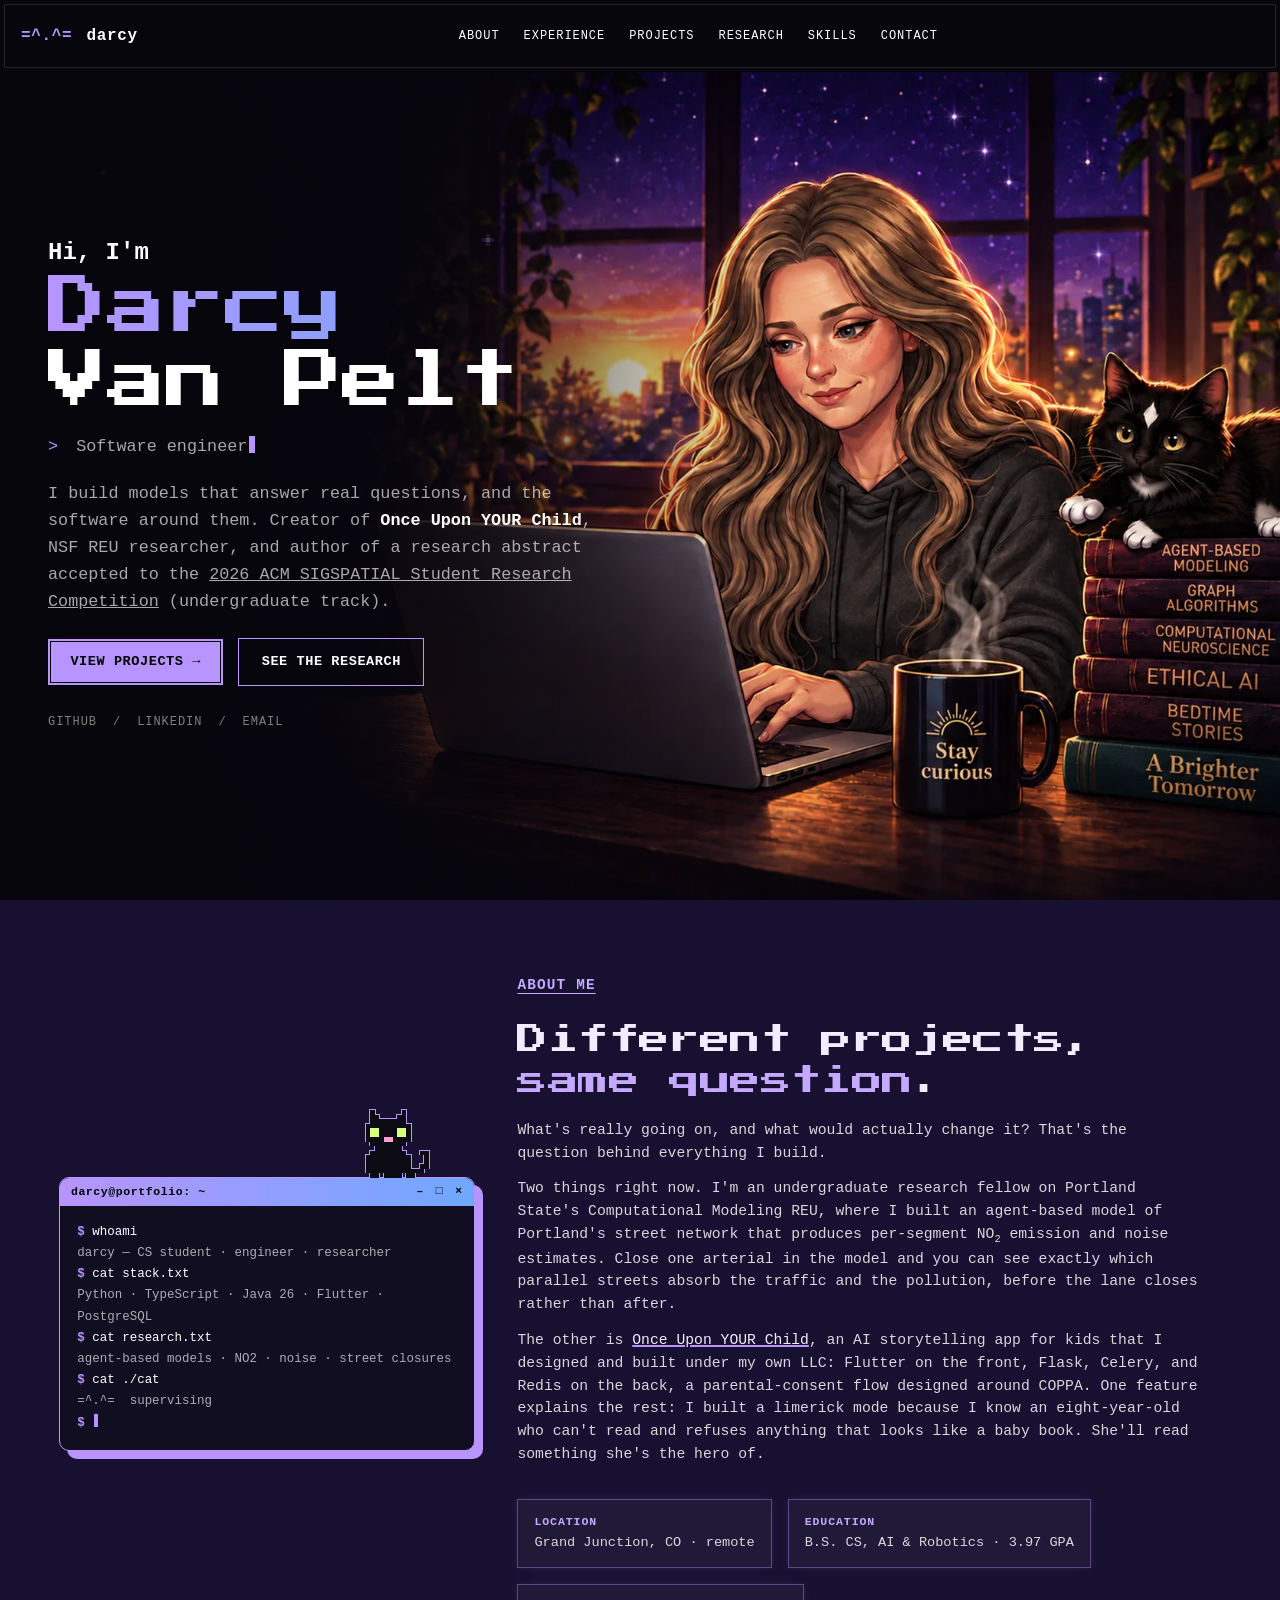
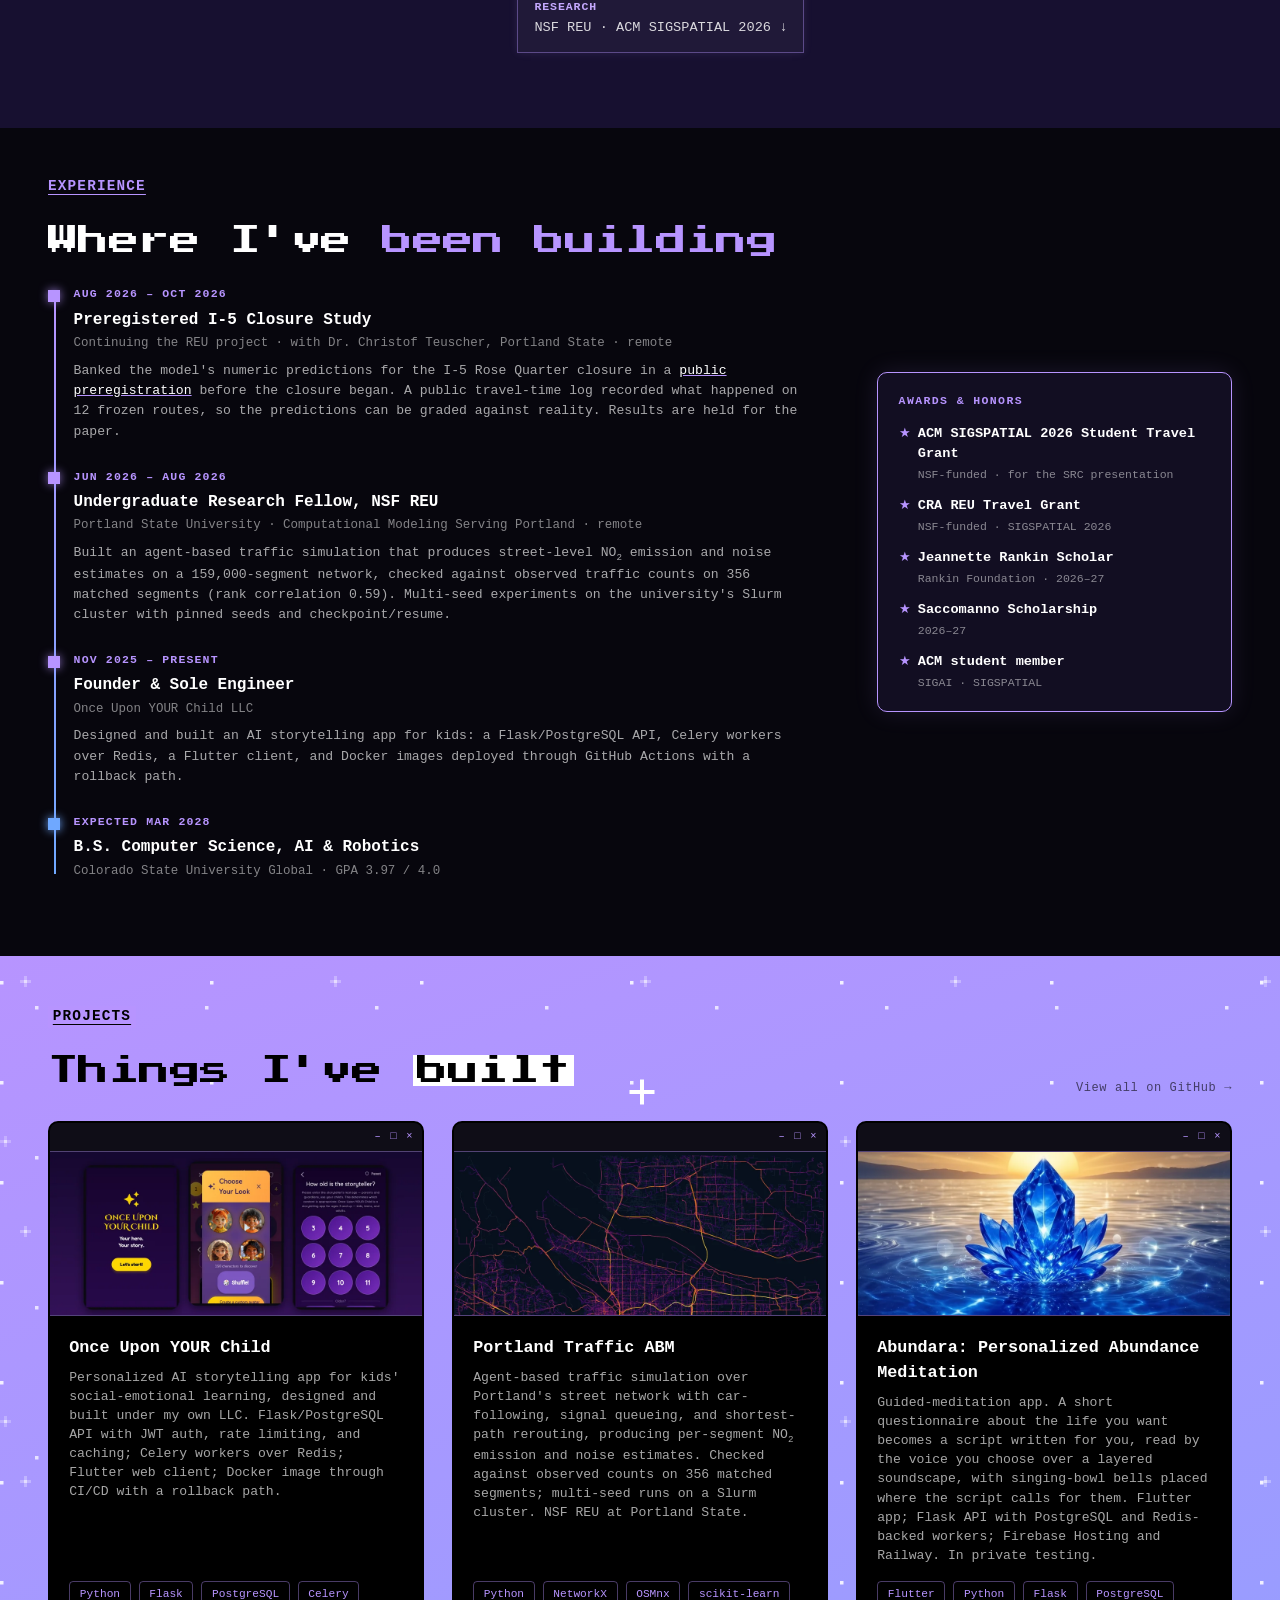
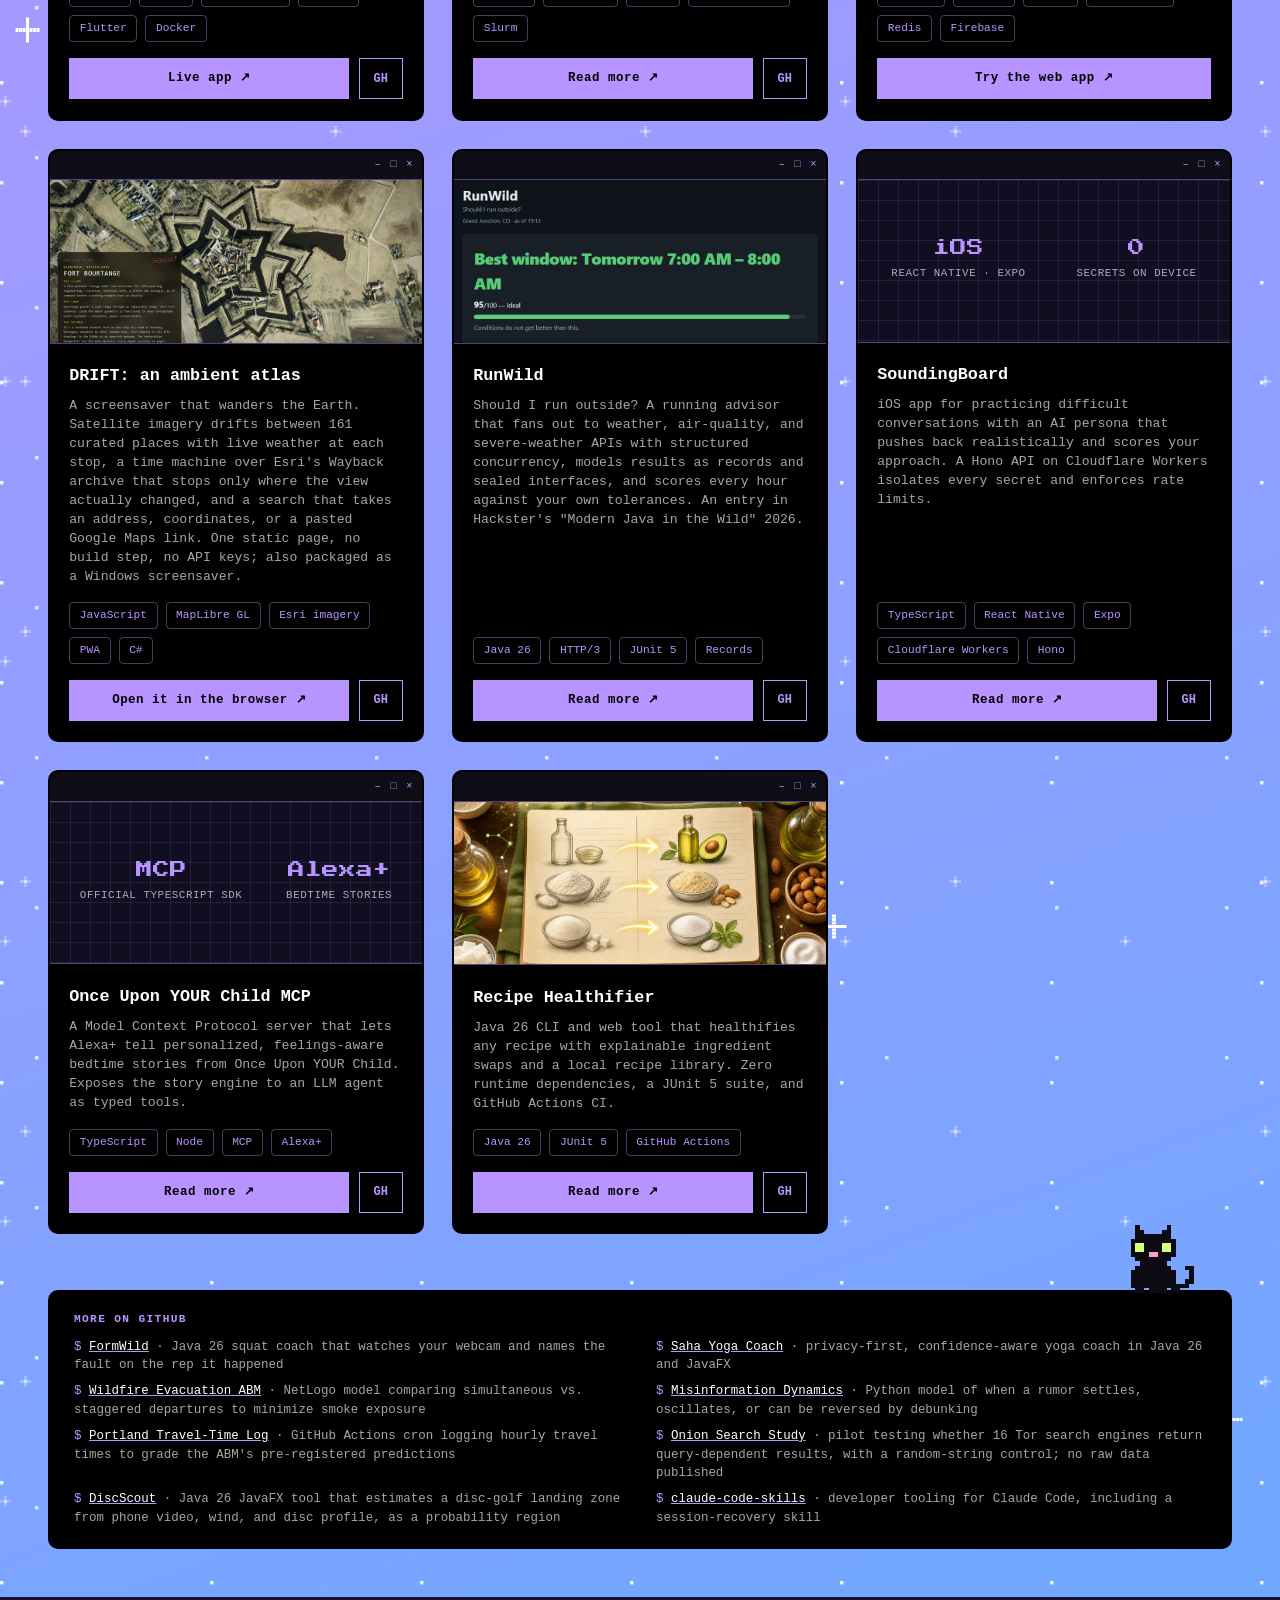
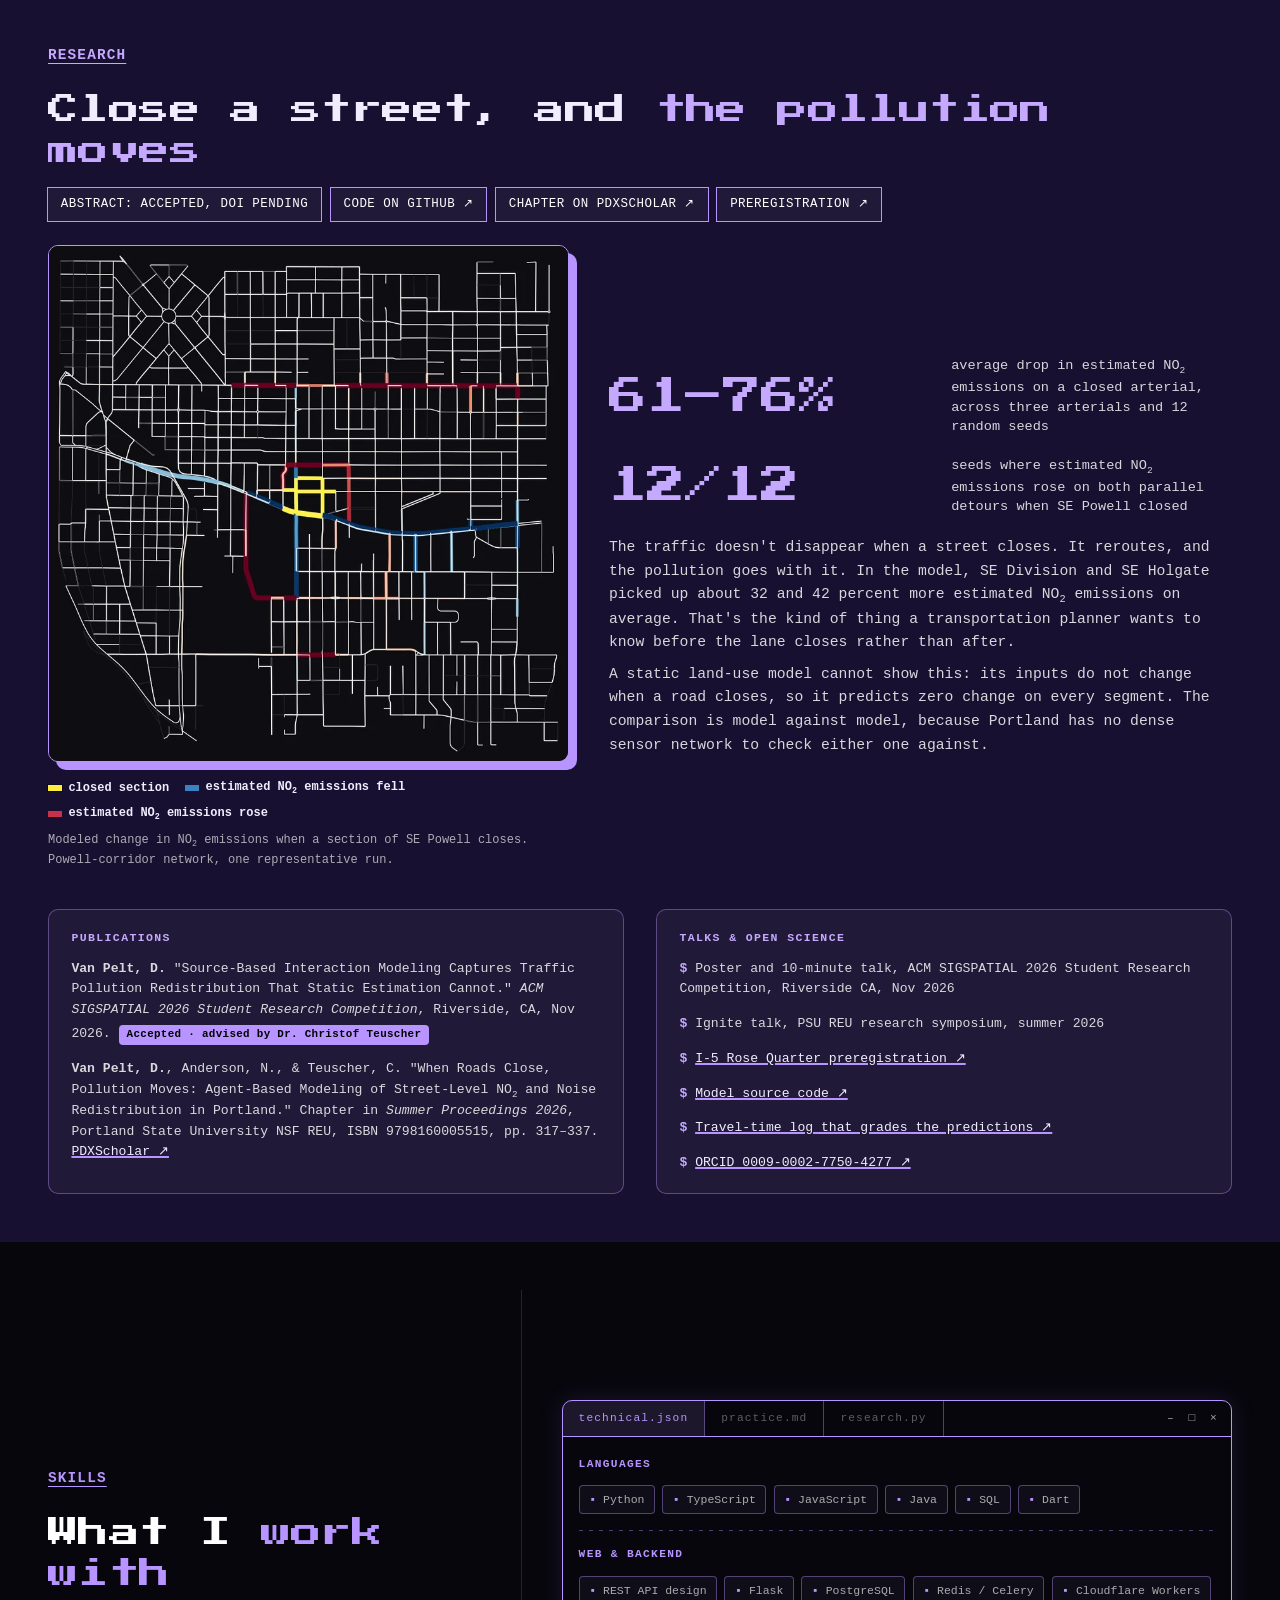
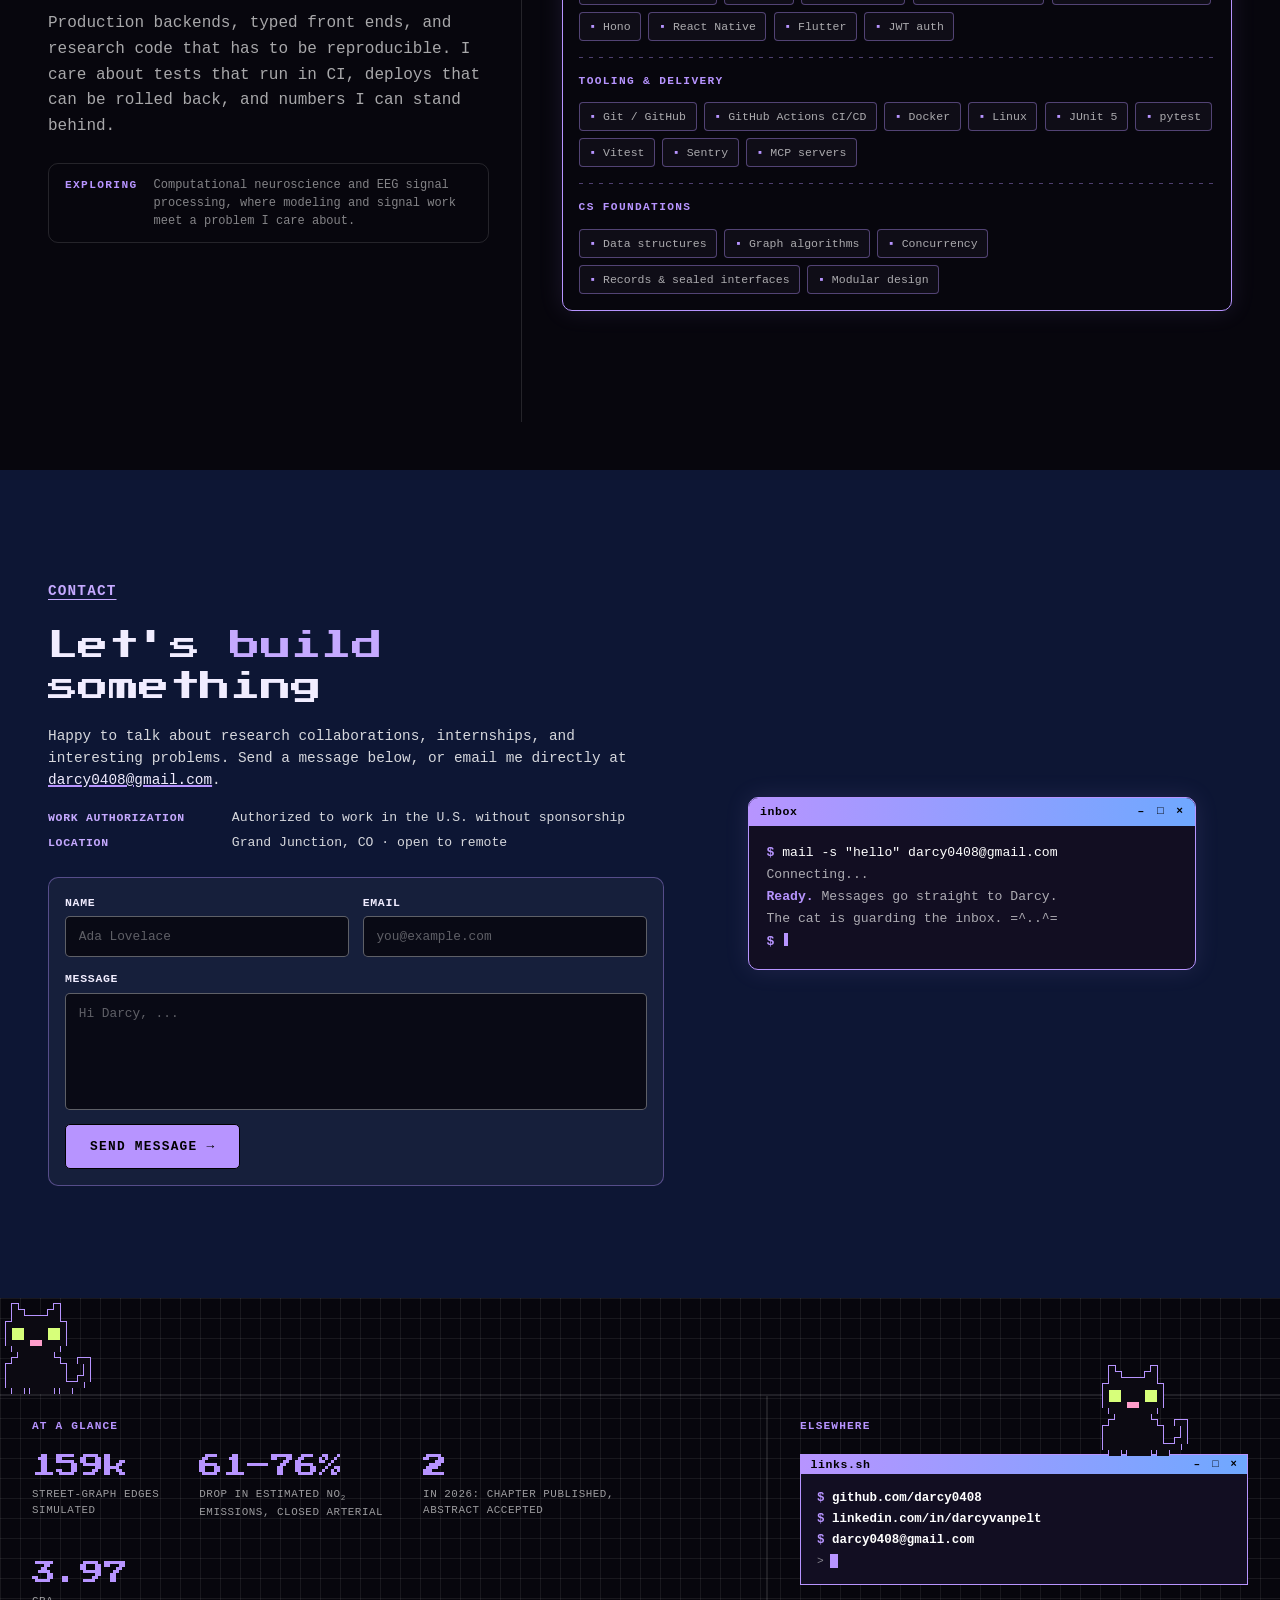
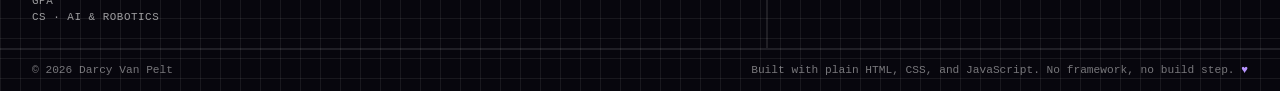
<file: index.html>
<!doctype html>
<html lang="en">
<head>
  <meta charset="utf-8" />
  <meta name="viewport" content="width=device-width, initial-scale=1" />
  <title>Darcy Van Pelt · Software Engineer &amp; CS Researcher</title>
  <meta name="description" content="Darcy Van Pelt, software engineer and CS researcher. Agent-based traffic modeling at Portland State, a storytelling app for kids, ACM SIGSPATIAL 2026 author. Python, TypeScript, Java." />
  <meta property="og:title" content="Darcy Van Pelt · Software Engineer &amp; CS Researcher" />
  <meta property="og:description" content="Software engineer and CS researcher. I build models that answer real questions, and the software around them." />
  <meta property="og:type" content="website" />
  <!-- Link previews need absolute URLs. Update these if the site moves off darcyvanpelt.pages.dev. -->
  <meta property="og:url" content="https://darcyvanpelt.pages.dev/" />
  <meta property="og:image" content="https://darcyvanpelt.pages.dev/assets/og-image.jpg" />
  <meta property="og:image:width" content="1200" />
  <meta property="og:image:height" content="630" />
  <meta property="og:image:alt" content="Illustration of Darcy Van Pelt at a desk with a laptop, coffee, books and a cat, beside the text: Software engineer and CS researcher" />
  <meta name="twitter:card" content="summary_large_image" />
  <meta name="twitter:title" content="Darcy Van Pelt · Software Engineer &amp; CS Researcher" />
  <meta name="twitter:description" content="Software engineer and CS researcher. I build models that answer real questions, and the software around them." />
  <meta name="twitter:image" content="https://darcyvanpelt.pages.dev/assets/og-image.jpg" />
  <!-- Reachable by link only: search engines are told not to list this page. The /sigspatial/ page is the one meant to be found. -->
  <meta name="robots" content="noindex" />
  <link rel="canonical" href="https://darcyvanpelt.pages.dev/" />
  <link rel="icon" href="assets/favicon.svg" type="image/svg+xml" />
  <link rel="preconnect" href="https://fonts.googleapis.com" />
  <link rel="preconnect" href="https://fonts.gstatic.com" crossorigin />
  <link href="https://fonts.googleapis.com/css2?family=Press+Start+2P&display=swap" rel="stylesheet" />
  <link rel="stylesheet" href="styles.css?v=2026-10-18" />
</head>
<body>
  <a class="skip-link" href="#about">Skip to content</a>

  <!-- ===================== NAVBAR ===================== -->
  <header class="site-navbar">
    <div class="navbar-inner">
      <a class="navbar-logo" href="#top" aria-label="Home"><span class="logo-cat" aria-hidden="true">=^.^=</span> darcy</a>

      <nav class="navbar-links" aria-label="Primary">
        <a class="nav-link" href="#about">About</a>
        <a class="nav-link" href="#experience">Experience</a>
        <a class="nav-link" href="#projects">Projects</a>
        <a class="nav-link" href="#research">Research</a>
        <a class="nav-link" href="#skills">Skills</a>
        <a class="nav-link" href="#contact">Contact</a>
      </nav>

      <div class="resume-and-menu">
        <button class="mobile-menu-button" type="button" aria-expanded="false" aria-controls="mobile-menu" aria-label="Open menu">☰</button>
      </div>
    </div>

    <nav class="mobile-navbar-menu" id="mobile-menu" hidden aria-label="Mobile">
      <a class="mobile-nav-link" href="#about">&gt; About</a>
      <a class="mobile-nav-link" href="#experience">&gt; Experience</a>
      <a class="mobile-nav-link" href="#projects">&gt; Projects</a>
      <a class="mobile-nav-link" href="#research">&gt; Research</a>
      <a class="mobile-nav-link" href="#skills">&gt; Skills</a>
      <a class="mobile-nav-link" href="#contact">&gt; Contact</a>
    </nav>
  </header>

  <main id="top">

    <!-- ===================== HERO ===================== -->
    <section class="page-section hero-section split" id="home">
      <!-- Full-bleed desk illustration. The left third of the picture is dark on purpose: the text sits there. -->
      <picture class="hero-bg" aria-hidden="true">
        <source srcset="assets/hero-desk.webp" type="image/webp" />
        <img src="assets/hero-desk.jpg" width="1920" height="1081" fetchpriority="high" alt="" />
      </picture>
      <div class="hero-shade" aria-hidden="true"></div>
      <div class="pixel-star pixel-star--a" aria-hidden="true"></div>
      <div class="pixel-star pixel-star--b" aria-hidden="true"></div>
      <div class="pixel-star pixel-star--c" aria-hidden="true"></div>
      <div class="hero-text center-column">
        <p class="hero-eyebrow">Hi, I'm</p>
        <h1 class="hero-heading">
          <span class="hero-heading-first">Darcy</span>
          <span class="hero-heading-last">Van Pelt</span>
        </h1>
        <p class="hero-role" aria-live="polite">
          <span class="hero-role-prefix">&gt;</span>
          <span class="typed" data-words='["Software engineer","CS researcher","Python · TypeScript · Java"]'>Software engineer</span><span class="typing-cursor" aria-hidden="true"></span>
        </p>
        <p class="hero-description">
          I build models that answer real questions, and the software around them.
          Creator of <strong>Once Upon YOUR Child</strong>, NSF REU researcher, and
          author of a research abstract accepted to the <a href="#research">2026 ACM SIGSPATIAL Student Research Competition</a> (undergraduate track).
        </p>
        <div class="hero-actions">
          <a class="hero-button hero-button-primary" href="#projects">View projects →</a>
          <a class="hero-button hero-button-secondary" href="#research">See the research</a>
        </div>
        <div class="hero-socials">
          <a href="https://github.com/darcy0408" target="_blank" rel="noopener">GitHub</a>
          <span aria-hidden="true">/</span>
          <a href="https://www.linkedin.com/in/darcyvanpelt" target="_blank" rel="noopener">LinkedIn</a>
          <span aria-hidden="true">/</span>
          <a href="mailto:darcy0408@gmail.com">Email</a>
        </div>
      </div>

    </section>

    <!-- ===================== ABOUT ===================== -->
    <section class="page-section about-section split section-pad" id="about">
      <div class="about-image center-box reveal" aria-hidden="true">
        <div class="cat-perch">
          <span class="pixel-cat" data-cat></span>
          <div class="terminal about-terminal">
            <div class="terminal-titlebar"><span>darcy@portfolio: ~</span><span class="terminal-controls">– □ ×</span></div>
            <pre class="terminal-body"><span class="t-prompt">$</span> whoami
<span class="t-out">darcy — CS student · engineer · researcher</span>
<span class="t-prompt">$</span> cat stack.txt
<span class="t-out">Python · TypeScript · Java 26 · Flutter · PostgreSQL</span>
<span class="t-prompt">$</span> cat research.txt
<span class="t-out">agent-based models · NO2 · noise · street closures</span>
<span class="t-prompt">$</span> cat ./cat
<span class="t-out">=^.^=  supervising</span>
<span class="t-prompt">$</span> <span class="typing-cursor"></span></pre>
          </div>
        </div>
      </div>

      <div class="about-text center-column">
        <p class="section-label reveal">About me</p>
        <h2 class="section-heading reveal">Different projects, <span>same question</span>.</h2>
        <div class="about-description reveal">
          <p>
            What's really going on, and what would actually change it? That's the question
            behind everything I build.
          </p>
          <p>
            Two things right now. I'm an undergraduate research fellow on Portland State's
            Computational Modeling REU, where I built an agent-based model of Portland's street
            network that produces per-segment NO<sub>2</sub> emission and noise estimates. Close one arterial in the
            model and you can see exactly which parallel streets absorb the traffic and the
            pollution, before the lane closes rather than after.
          </p>
          <p>
            The other is <a href="https://onceuponyourchild.app" target="_blank" rel="noopener">Once Upon YOUR Child</a>,
            an AI storytelling app for kids that I designed and built under my own LLC:
            Flutter on the front, Flask, Celery, and Redis on the back, a parental-consent flow designed
            around COPPA. One feature explains the rest: I built a limerick mode because I
            know an eight-year-old who can't read and refuses anything that looks like a baby book.
            She'll read something she's the hero of.
          </p>
        </div>

        <div class="about-details reveal">
          <div class="about-detail-card">
            <span>Location</span>
            <strong>Grand Junction, CO · remote</strong>
          </div>
          <div class="about-detail-card">
            <span>Education</span>
            <strong>B.S. CS, AI &amp; Robotics · 3.97 GPA</strong>
          </div>
          <a class="about-detail-card about-detail-link" href="#research">
            <span>Research</span>
            <strong>NSF REU · ACM SIGSPATIAL 2026 ↓</strong>
          </a>
        </div>
      </div>
    </section>

    <!-- ===================== EXPERIENCE ===================== -->
    <section class="page-section experience-section split section-pad" id="experience">
      <div class="experience-main">
        <p class="section-label reveal">Experience</p>
        <h2 class="section-heading reveal">Where I've <span>been building</span></h2>

        <ol class="timeline clean-list">
          <li class="timeline-item reveal">
            <p class="timeline-date">Aug 2026 – Oct 2026</p>
            <h3 class="timeline-role">Preregistered I-5 Closure Study</h3>
            <p class="timeline-org">Continuing the REU project · with Dr. Christof Teuscher, Portland State · remote</p>
            <p class="timeline-desc">
              Banked the model's numeric predictions for the I-5 Rose Quarter closure in a
              <a href="https://darcy0408.github.io/portland-traffic-abm/rosequarter/" target="_blank" rel="noopener">public preregistration</a>
              before the closure began. A public travel-time log recorded what happened on 12 frozen routes,
              so the predictions can be graded against reality. Results are held for the paper.
            </p>
          </li>
          <li class="timeline-item reveal">
            <p class="timeline-date">Jun 2026 – Aug 2026</p>
            <h3 class="timeline-role">Undergraduate Research Fellow, NSF REU</h3>
            <p class="timeline-org">Portland State University · Computational Modeling Serving Portland · remote</p>
            <p class="timeline-desc">
              Built an agent-based traffic simulation that produces street-level NO<sub>2</sub> emission and noise estimates on a
              159,000-segment network, checked against observed traffic counts on 356 matched segments (rank correlation 0.59). Multi-seed experiments on
              the university's Slurm cluster with pinned seeds and checkpoint/resume.
            </p>
          </li>
          <li class="timeline-item reveal">
            <p class="timeline-date">Nov 2025 – Present</p>
            <h3 class="timeline-role">Founder &amp; Sole Engineer</h3>
            <p class="timeline-org">Once Upon YOUR Child LLC</p>
            <p class="timeline-desc">
              Designed and built an AI storytelling app for kids: a Flask/PostgreSQL API, Celery workers
              over Redis, a Flutter client, and Docker images deployed through GitHub Actions with a
              rollback path.
            </p>
          </li>
          <li class="timeline-item timeline-item--edu reveal">
            <p class="timeline-date">Expected Mar 2028</p>
            <h3 class="timeline-role">B.S. Computer Science, AI &amp; Robotics</h3>
            <p class="timeline-org">Colorado State University Global · GPA 3.97 / 4.0</p>
          </li>
        </ol>
      </div>

      <aside class="experience-side">
        <div class="awards-card reveal">
          <p class="awards-label">Awards &amp; honors</p>
          <ul class="awards-list clean-list">
            <li><b>ACM SIGSPATIAL 2026 Student Travel Grant</b><span>NSF-funded · for the SRC presentation</span></li>
            <li><b>CRA REU Travel Grant</b><span>NSF-funded · SIGSPATIAL 2026</span></li>
            <li><b>Jeannette Rankin Scholar</b><span>Rankin Foundation · 2026–27</span></li>
            <li><b>Saccomanno Scholarship</b><span>2026–27</span></li>
            <li><b>ACM student member</b><span>SIGAI · SIGSPATIAL</span></li>
          </ul>
        </div>
      </aside>
    </section>

    <!-- ===================== PROJECTS ===================== -->
    <section class="page-section projects-section section-pad" id="projects">
      <div class="big-pixel-star big-pixel-star--one"></div>
      <div class="big-pixel-star big-pixel-star--two"></div>
      <div class="big-pixel-star big-pixel-star--three"></div>
      <div class="big-pixel-star big-pixel-star--four"></div>

      <div class="projects-header">
        <div>
          <p class="section-label projects-label reveal">Projects</p>
          <h2 class="section-heading reveal">Things I've <span>built</span></h2>
        </div>
        <a class="projects-view-all reveal" href="https://github.com/darcy0408?tab=repositories" target="_blank" rel="noopener">View all on GitHub →</a>
      </div>

      <div class="projects-grid">

        <article class="project-card reveal">
          <div class="project-card-window"><span>–</span><span>□</span><span>×</span></div>
          <div class="project-card-image project-card-image--shot">
            <img src="assets/projects/ouyc.webp" width="960" height="420" loading="lazy"
                 alt="Three screens from Once Upon YOUR Child: the title screen, a character picker, and an age picker" />
          </div>
          <div class="project-card-body">
            <h3 class="project-card-title">Once Upon YOUR Child</h3>
            <p class="project-card-description">
              Personalized AI storytelling app for kids' social-emotional learning, designed and built
              under my own LLC. Flask/PostgreSQL API with JWT auth, rate limiting, and caching; Celery workers over Redis;
              Flutter web client; Docker image through CI/CD with a rollback path.
            </p>
            <ul class="project-card-stack clean-list">
              <li class="project-card-pill">Python</li><li class="project-card-pill">Flask</li><li class="project-card-pill">PostgreSQL</li><li class="project-card-pill">Celery</li><li class="project-card-pill">Flutter</li><li class="project-card-pill">Docker</li>
            </ul>
            <div class="project-card-actions">
              <a class="project-card-demo" href="https://onceuponyourchild.app" target="_blank" rel="noopener">Live app ↗</a>
              <a class="project-card-github" href="https://github.com/darcy0408/once-upon-your-child" target="_blank" rel="noopener" aria-label="GH: Once Upon YOUR Child on GitHub">GH</a>
            </div>
          </div>
        </article>

        <article class="project-card reveal">
          <div class="project-card-window"><span>–</span><span>□</span><span>×</span></div>
          <div class="project-card-image project-card-image--shot">
            <img src="assets/projects/traffic-abm.webp" width="960" height="420" loading="lazy"
                 alt="Map of modeled NO2 across the Portland metro street network, brightest along freeways and arterials" />
          </div>
          <div class="project-card-body">
            <h3 class="project-card-title">Portland Traffic ABM</h3>
            <p class="project-card-description">
              Agent-based traffic simulation over Portland's street network with car-following, signal queueing, and
              shortest-path rerouting, producing per-segment NO<sub>2</sub> emission and noise estimates. Checked against observed counts on 356 matched segments;
              multi-seed runs on a Slurm cluster. NSF REU at Portland State.
            </p>
            <ul class="project-card-stack clean-list">
              <li class="project-card-pill">Python</li><li class="project-card-pill">NetworkX</li><li class="project-card-pill">OSMnx</li><li class="project-card-pill">scikit-learn</li><li class="project-card-pill">Slurm</li>
            </ul>
            <div class="project-card-actions">
              <a class="project-card-demo" href="https://github.com/darcy0408/portland-traffic-abm#readme" target="_blank" rel="noopener">Read more ↗</a>
              <a class="project-card-github" href="https://github.com/darcy0408/portland-traffic-abm" target="_blank" rel="noopener" aria-label="GH: Portland Traffic ABM on GitHub">GH</a>
            </div>
          </div>
        </article>

        <article class="project-card reveal">
          <div class="project-card-window"><span>–</span><span>□</span><span>×</span></div>
          <div class="project-card-image project-card-image--shot">
            <img src="assets/projects/abundara.webp" width="960" height="420" loading="lazy"
                 alt="Abundara artwork: a blue crystal rising from a lotus on still water, sunrise behind it" />
          </div>
          <div class="project-card-body">
            <h3 class="project-card-title">Abundara: Personalized Abundance Meditation</h3>
            <p class="project-card-description">
              Guided-meditation app. A short questionnaire about the life you want becomes a script
              written for you, read by the voice you choose over a layered soundscape, with singing-bowl bells placed
              where the script calls for them. Flutter app; Flask API with PostgreSQL and Redis-backed workers;
              Firebase Hosting and Railway. In private testing.
            </p>
            <ul class="project-card-stack clean-list">
              <li class="project-card-pill">Flutter</li><li class="project-card-pill">Python</li><li class="project-card-pill">Flask</li><li class="project-card-pill">PostgreSQL</li><li class="project-card-pill">Redis</li><li class="project-card-pill">Firebase</li>
            </ul>
            <div class="project-card-actions">
              <a class="project-card-demo" href="https://abundance-meditation.web.app" target="_blank" rel="noopener">Try the web app ↗</a>
            </div>
          </div>
        </article>

        <article class="project-card reveal">
          <div class="project-card-window"><span>–</span><span>□</span><span>×</span></div>
          <div class="project-card-image project-card-image--shot">
            <img src="assets/projects/drift.webp" width="960" height="420" loading="lazy"
                 alt="DRIFT screenshot: satellite view of the star-shaped Fort Bourtange in the Netherlands with a case-file panel open beside it" />
          </div>
          <div class="project-card-body">
            <h3 class="project-card-title">DRIFT: an ambient atlas</h3>
            <p class="project-card-description">
              A screensaver that wanders the Earth. Satellite imagery drifts between 161 curated places with live
              weather at each stop, a time machine over Esri's Wayback archive that stops only where the view
              actually changed, and a search that takes an address, coordinates, or a pasted Google Maps link.
              One static page, no build step, no API keys; also packaged as a Windows screensaver.
            </p>
            <ul class="project-card-stack clean-list">
              <li class="project-card-pill">JavaScript</li><li class="project-card-pill">MapLibre GL</li><li class="project-card-pill">Esri imagery</li><li class="project-card-pill">PWA</li><li class="project-card-pill">C#</li>
            </ul>
            <div class="project-card-actions">
              <a class="project-card-demo" href="https://darcy0408.github.io/drift-screensaver/" target="_blank" rel="noopener">Open it in the browser ↗</a>
              <a class="project-card-github" href="https://github.com/darcy0408/drift-screensaver" target="_blank" rel="noopener" aria-label="GH: DRIFT on GitHub">GH</a>
            </div>
          </div>
        </article>

        <article class="project-card reveal">
          <div class="project-card-window"><span>–</span><span>□</span><span>×</span></div>
          <div class="project-card-image project-card-image--shot">
            <img src="assets/projects/runwild.webp" width="960" height="420" loading="lazy"
                 alt="RunWild dashboard recommending the best window to run tomorrow, scored 95 out of 100" />
          </div>
          <div class="project-card-body">
            <h3 class="project-card-title">RunWild</h3>
            <p class="project-card-description">
              Should I run outside? A running advisor that fans out to weather, air-quality, and severe-weather APIs
              with structured concurrency, models results as records and sealed interfaces, and scores every hour
              against your own tolerances. An entry in Hackster's "Modern Java in the Wild" 2026.
            </p>
            <ul class="project-card-stack clean-list">
              <li class="project-card-pill">Java 26</li><li class="project-card-pill">HTTP/3</li><li class="project-card-pill">JUnit 5</li><li class="project-card-pill">Records</li>
            </ul>
            <div class="project-card-actions">
              <a class="project-card-demo" href="https://github.com/darcy0408/runwild-java26#readme" target="_blank" rel="noopener">Read more ↗</a>
              <a class="project-card-github" href="https://github.com/darcy0408/runwild-java26" target="_blank" rel="noopener" aria-label="GH: RunWild on GitHub">GH</a>
            </div>
          </div>
        </article>

        <article class="project-card reveal">
          <div class="project-card-window"><span>–</span><span>□</span><span>×</span></div>
          <div class="project-card-image">
            <div class="project-stat"><b>iOS</b><span>React Native · Expo</span></div>
            <div class="project-stat"><b>0</b><span>secrets on device</span></div>
          </div>
          <div class="project-card-body">
            <h3 class="project-card-title">SoundingBoard</h3>
            <p class="project-card-description">
              iOS app for practicing difficult conversations with an AI persona that pushes back realistically and
              scores your approach. A Hono API on Cloudflare Workers isolates every secret and enforces rate limits.
            </p>
            <ul class="project-card-stack clean-list">
              <li class="project-card-pill">TypeScript</li><li class="project-card-pill">React Native</li><li class="project-card-pill">Expo</li><li class="project-card-pill">Cloudflare Workers</li><li class="project-card-pill">Hono</li>
            </ul>
            <div class="project-card-actions">
              <a class="project-card-demo" href="https://github.com/darcy0408/soundingboard#readme" target="_blank" rel="noopener">Read more ↗</a>
              <a class="project-card-github" href="https://github.com/darcy0408/soundingboard" target="_blank" rel="noopener" aria-label="GH: SoundingBoard on GitHub">GH</a>
            </div>
          </div>
        </article>

        <article class="project-card reveal">
          <div class="project-card-window"><span>–</span><span>□</span><span>×</span></div>
          <div class="project-card-image">
            <div class="project-stat"><b>MCP</b><span>official TypeScript SDK</span></div>
            <div class="project-stat"><b>Alexa+</b><span>bedtime stories</span></div>
          </div>
          <div class="project-card-body">
            <h3 class="project-card-title">Once Upon YOUR Child MCP</h3>
            <p class="project-card-description">
              A Model Context Protocol server that lets Alexa+ tell personalized, feelings-aware bedtime stories
              from Once Upon YOUR Child. Exposes the story engine to an LLM agent as typed tools.
            </p>
            <ul class="project-card-stack clean-list">
              <li class="project-card-pill">TypeScript</li><li class="project-card-pill">Node</li><li class="project-card-pill">MCP</li><li class="project-card-pill">Alexa+</li>
            </ul>
            <div class="project-card-actions">
              <a class="project-card-demo" href="https://github.com/darcy0408/once-upon-your-child-mcp#readme" target="_blank" rel="noopener">Read more ↗</a>
              <a class="project-card-github" href="https://github.com/darcy0408/once-upon-your-child-mcp" target="_blank" rel="noopener" aria-label="GH: Once Upon YOUR Child MCP on GitHub">GH</a>
            </div>
          </div>
        </article>

        <article class="project-card reveal">
          <div class="project-card-window"><span>–</span><span>□</span><span>×</span></div>
          <div class="project-card-image project-card-image--shot">
            <img src="assets/projects/recipe-healthifier.webp" width="960" height="420" loading="lazy"
                 alt="Illustration of a recipe notebook with arrows swapping ingredients for healthier ones" />
          </div>
          <div class="project-card-body">
            <h3 class="project-card-title">Recipe Healthifier</h3>
            <p class="project-card-description">
              Java 26 CLI and web tool that healthifies any recipe with explainable ingredient swaps and a local
              recipe library. Zero runtime dependencies, a JUnit 5 suite, and GitHub Actions CI.
            </p>
            <ul class="project-card-stack clean-list">
              <li class="project-card-pill">Java 26</li><li class="project-card-pill">JUnit 5</li><li class="project-card-pill">GitHub Actions</li>
            </ul>
            <div class="project-card-actions">
              <a class="project-card-demo" href="https://github.com/darcy0408/java-recipe-healthifier#readme" target="_blank" rel="noopener">Read more ↗</a>
              <a class="project-card-github" href="https://github.com/darcy0408/java-recipe-healthifier" target="_blank" rel="noopener" aria-label="GH: Recipe Healthifier on GitHub">GH</a>
            </div>
          </div>
        </article>

      </div>

      <div class="projects-more reveal">
        <span class="pixel-cat pixel-cat--more" data-cat aria-hidden="true"></span>
        <p class="projects-more-label">More on GitHub</p>
        <ul class="projects-more-list clean-list">
          <li><a href="https://github.com/darcy0408/formwild" target="_blank" rel="noopener">FormWild</a> · Java 26 squat coach that watches your webcam and names the fault on the rep it happened</li>
          <li><a href="https://github.com/darcy0408/saha-yoga-coach" target="_blank" rel="noopener">Saha Yoga Coach</a> · privacy-first, confidence-aware yoga coach in Java 26 and JavaFX</li>
          <li><a href="https://github.com/darcy0408/wildfire-evacuation-abm" target="_blank" rel="noopener">Wildfire Evacuation ABM</a> · NetLogo model comparing simultaneous vs. staggered departures to minimize smoke exposure</li>
          <li><a href="https://github.com/darcy0408/misinformation-dynamics-model" target="_blank" rel="noopener">Misinformation Dynamics</a> · Python model of when a rumor settles, oscillates, or can be reversed by debunking</li>
          <li><a href="https://github.com/darcy0408/portland-traveltime-log" target="_blank" rel="noopener">Portland Travel-Time Log</a> · GitHub Actions cron logging hourly travel times to grade the ABM's pre-registered predictions</li>
          <li><a href="https://github.com/darcy0408/onion-search-study" target="_blank" rel="noopener">Onion Search Study</a> · pilot testing whether 16 Tor search engines return query-dependent results, with a random-string control; no raw data published</li>
          <li><a href="https://github.com/darcy0408/diskFindR" target="_blank" rel="noopener">DiscScout</a> · Java 26 JavaFX tool that estimates a disc-golf landing zone from phone video, wind, and disc profile, as a probability region</li>
          <li><a href="https://github.com/darcy0408/claude-code-skills" target="_blank" rel="noopener">claude-code-skills</a> · developer tooling for Claude Code, including a session-recovery skill</li>
        </ul>
      </div>
    </section>

    <!-- ===================== RESEARCH ===================== -->
    <section class="page-section research-section section-pad" id="research">
      <p class="section-label reveal">Research</p>
      <h2 class="section-heading reveal">Close a street, and <span>the pollution moves</span></h2>
      <nav class="research-links reveal" aria-label="Research links">
        <a href="#publications">Abstract: accepted, DOI pending</a>
        <a href="https://github.com/darcy0408/portland-traffic-abm" target="_blank" rel="noopener">Code on GitHub ↗</a>
        <a href="https://pdxscholar.library.pdx.edu/altreu_projects/19/" target="_blank" rel="noopener">Chapter on PDXScholar ↗</a>
        <a href="https://darcy0408.github.io/portland-traffic-abm/rosequarter/" target="_blank" rel="noopener">Preregistration ↗</a>
      </nav>

      <div class="finding split">
        <figure class="finding-figure reveal">
          <img src="assets/closure-diff.webp" width="820" height="814" loading="lazy"
               alt="Street map of southeast Portland. The closed section of SE Powell is yellow. Powell is blue where its estimated NO2 emissions fell. Parallel streets to the north and south are red where their estimated NO2 emissions rose." />
          <figcaption>
            <span class="legend"><i class="swatch swatch--closed"></i>closed section</span>
            <span class="legend"><i class="swatch swatch--down"></i><span>estimated NO<sub>2</sub> emissions fell</span></span>
            <span class="legend"><i class="swatch swatch--up"></i><span>estimated NO<sub>2</sub> emissions rose</span></span>
            <span class="finding-caption">Modeled change in NO<sub>2</sub> emissions when a section of SE Powell closes. Powell-corridor network, one representative run.</span>
          </figcaption>
        </figure>

        <div class="finding-text">
          <p class="finding-stat reveal"><b>61–76%</b><span>average drop in estimated NO<sub>2</sub> emissions on a closed arterial, across three arterials and 12 random seeds</span></p>
          <p class="finding-stat reveal"><b>12/12</b><span>seeds where estimated NO<sub>2</sub> emissions rose on both parallel detours when SE Powell closed</span></p>
          <p class="finding-body reveal">
            The traffic doesn't disappear when a street closes. It reroutes, and the pollution goes with it.
            In the model, SE Division and SE Holgate picked up about 32 and 42 percent more estimated NO<sub>2</sub> emissions on
            average. That's the kind of thing a transportation planner wants to know before the lane closes
            rather than after.
          </p>
          <p class="finding-body reveal">
            A static land-use model cannot show this: its inputs do not change when a road closes, so it
            predicts zero change on every segment. The comparison is model against model, because Portland
            has no dense sensor network to check either one against.
          </p>
        </div>
      </div>

      <div class="pubs split" id="publications">
        <div class="pubs-col reveal">
          <p class="pubs-label">Publications</p>
          <ol class="pubs-list clean-list">
            <li>
              <b>Van Pelt, D.</b> "Source-Based Interaction Modeling Captures Traffic Pollution Redistribution That
              Static Estimation Cannot." <i>ACM SIGSPATIAL 2026 Student Research Competition</i>, Riverside, CA,
              Nov 2026. <span class="pub-tag">Accepted · advised by Dr. Christof Teuscher</span>
            </li>
            <li>
              <b>Van Pelt, D.</b>, Anderson, N., &amp; Teuscher, C. "When Roads Close, Pollution Moves: Agent-Based
              Modeling of Street-Level NO<sub>2</sub> and Noise Redistribution in Portland." Chapter in
              <i>Summer Proceedings 2026</i>, Portland State University NSF REU, ISBN 9798160005515, pp. 317–337.
              <a href="https://pdxscholar.library.pdx.edu/altreu_projects/19/" target="_blank" rel="noopener">PDXScholar ↗</a>
            </li>
          </ol>
        </div>
        <div class="pubs-col reveal">
          <p class="pubs-label">Talks &amp; open science</p>
          <ul class="pubs-list pubs-links clean-list">
            <li>Poster and 10-minute talk, ACM SIGSPATIAL 2026 Student Research Competition, Riverside CA, Nov 2026</li>
            <li>Ignite talk, PSU REU research symposium, summer 2026</li>
            <li><a href="https://darcy0408.github.io/portland-traffic-abm/rosequarter/" target="_blank" rel="noopener">I-5 Rose Quarter preregistration ↗</a></li>
            <li><a href="https://github.com/darcy0408/portland-traffic-abm" target="_blank" rel="noopener">Model source code ↗</a></li>
            <li><a href="https://github.com/darcy0408/portland-traveltime-log" target="_blank" rel="noopener">Travel-time log that grades the predictions ↗</a></li>
            <li><a href="https://orcid.org/0009-0002-7750-4277" target="_blank" rel="noopener">ORCID 0009-0002-7750-4277 ↗</a></li>
          </ul>
        </div>
      </div>
    </section>

    <!-- ===================== SKILLS ===================== -->
    <section class="page-section skills-section split section-pad" id="skills">
      <div class="skills-left center-column">
        <p class="section-label reveal">Skills</p>
        <h2 class="section-heading reveal">What I <span>work with</span></h2>
        <p class="skills-description reveal">
          Production backends, typed front ends, and research code that has to be reproducible.
          I care about tests that run in CI, deploys that can be rolled back, and numbers I can
          stand behind.
        </p>
        <div class="skills-exploring reveal">
          <span>Exploring</span>
          <p>Computational neuroscience and EEG signal processing, where modeling and signal work meet a problem I care about.</p>
        </div>
      </div>

      <div class="skills-right center-column">
        <div class="skills-window reveal">
          <div class="skills-window-titlebar">
            <div class="skills-window-tabs" role="tablist" aria-label="Skill categories">
              <button class="skills-tab" role="tab" id="tab-tech" aria-controls="panel-tech" aria-selected="true" data-active="true">technical.json</button>
              <button class="skills-tab" role="tab" id="tab-practice" aria-controls="panel-practice" aria-selected="false" data-active="false">practice.md</button>
              <button class="skills-tab" role="tab" id="tab-research" aria-controls="panel-research" aria-selected="false" data-active="false">research.py</button>
            </div>
            <div class="skills-window-controls" aria-hidden="true">– □ ×</div>
          </div>

          <div class="skills-window-body">
            <div class="skills-panel" id="panel-tech" role="tabpanel" aria-labelledby="tab-tech">
              <div class="skills-category">
                <p class="skills-category-label">Languages</p>
                <ul class="skills-pills clean-list">
                  <li>Python</li><li>TypeScript</li><li>JavaScript</li><li>Java</li><li>SQL</li><li>Dart</li>
                </ul>
              </div>
              <div class="skills-category">
                <p class="skills-category-label">Web &amp; backend</p>
                <ul class="skills-pills clean-list">
                  <li>REST API design</li><li>Flask</li><li>PostgreSQL</li><li>Redis / Celery</li><li>Cloudflare Workers</li><li>Hono</li><li>React Native</li><li>Flutter</li><li>JWT auth</li>
                </ul>
              </div>
              <div class="skills-category">
                <p class="skills-category-label">Tooling &amp; delivery</p>
                <ul class="skills-pills clean-list">
                  <li>Git / GitHub</li><li>GitHub Actions CI/CD</li><li>Docker</li><li>Linux</li><li>JUnit 5</li><li>pytest</li><li>Vitest</li><li>Sentry</li><li>MCP servers</li>
                </ul>
              </div>
              <div class="skills-category">
                <p class="skills-category-label">CS foundations</p>
                <ul class="skills-pills clean-list">
                  <li>Data structures</li><li>Graph algorithms</li><li>Concurrency</li><li>Records &amp; sealed interfaces</li><li>Modular design</li>
                </ul>
              </div>
            </div>

            <div class="skills-panel" id="panel-practice" role="tabpanel" aria-labelledby="tab-practice" hidden>
              <div class="skills-soft-item">
                <div class="skills-icon" aria-hidden="true">⇄</div>
                <div class="skills-soft-content">
                  <h3>Small changes, reviewed</h3>
                  <p>Every change starts as a tracked ticket, goes through a pull request, and deploys with a rollback path.</p>
                </div>
              </div>
              <div class="skills-soft-item">
                <div class="skills-icon" aria-hidden="true">✓</div>
                <div class="skills-soft-content">
                  <h3>Own reliability</h3>
                  <p>Tracing, health endpoints, queue-backlog alerts, backups to object storage, and an automated restore drill that checks row counts.</p>
                </div>
              </div>
              <div class="skills-soft-item">
                <div class="skills-icon" aria-hidden="true">◎</div>
                <div class="skills-soft-content">
                  <h3>Product, not just code</h3>
                  <p>A market-validation study, a rebrand after finding naming collisions, and copy rewritten to clear state statutes and App Store guidelines.</p>
                </div>
              </div>
              <div class="skills-soft-item">
                <div class="skills-icon" aria-hidden="true">✎</div>
                <div class="skills-soft-content">
                  <h3>Write it down</h3>
                  <p>A SIGSPATIAL research abstract, an REU proceedings chapter, Ignite talk at the PSU research symposium, and READMEs that explain the one rule the structure enforces.</p>
                </div>
              </div>
            </div>

            <div class="skills-panel" id="panel-research" role="tabpanel" aria-labelledby="tab-research" hidden>
              <div class="skills-category">
                <p class="skills-category-label">Modeling &amp; simulation</p>
                <ul class="skills-pills clean-list">
                  <li>Agent-based models</li><li>NetworkX / OSMnx</li><li>NetLogo</li><li>Shortest-path routing</li><li>Random walks</li>
                </ul>
              </div>
              <div class="skills-category">
                <p class="skills-category-label">Data &amp; ML</p>
                <ul class="skills-pills clean-list">
                  <li>NumPy</li><li>scikit-learn</li><li>Random forests</li><li>Feedforward nets (SGD)</li><li>Validation against held-out data</li>
                </ul>
              </div>
              <div class="skills-category">
                <p class="skills-category-label">Compute</p>
                <ul class="skills-pills clean-list">
                  <li>Slurm clusters</li><li>Checkpoint / resume</li><li>Multi-seed experiments</li><li>CI test benches</li>
                </ul>
              </div>
            </div>
          </div>
        </div>
      </div>
    </section>

    <!-- ===================== CONTACT ===================== -->
    <section class="page-section contact-section split section-pad" id="contact">
      <div class="contact-left center-column">
        <p class="section-label reveal">Contact</p>
        <h2 class="section-heading reveal">Let's <span>build</span> something</h2>
        <p class="contact-blurb reveal">
          Happy to talk about research collaborations, internships, and interesting problems.
          Send a message below, or email me directly at
          <a href="mailto:darcy0408@gmail.com">darcy0408@gmail.com</a>.
        </p>
        <ul class="contact-facts clean-list reveal">
          <li><b>Work authorization</b> Authorized to work in the U.S. without sponsorship</li>
          <li><b>Location</b> Grand Junction, CO · open to remote</li>
        </ul>

        <!-- To deliver messages to your inbox, create a free form at formspree.io and paste its endpoint
             (https://formspree.io/f/xxxxxxx) into data-endpoint. Left empty, the form opens the visitor's mail app. -->
        <form class="contact-form reveal" id="contact-form" data-endpoint="" novalidate>
          <div class="contact-field-row">
            <div class="contact-field">
              <label for="cf-name">NAME</label>
              <input id="cf-name" name="name" type="text" placeholder="Ada Lovelace" autocomplete="name" required />
            </div>
            <div class="contact-field">
              <label for="cf-email">EMAIL</label>
              <input id="cf-email" name="email" type="email" placeholder="you@example.com" autocomplete="email" required />
            </div>
          </div>
          <div class="contact-field">
            <label for="cf-message">MESSAGE</label>
            <textarea id="cf-message" name="message" rows="5" placeholder="Hi Darcy, ..." required></textarea>
          </div>
          <p class="contact-status" id="contact-status" hidden></p>
          <button class="contact-submit" type="submit">SEND MESSAGE →</button>
        </form>
      </div>

      <div class="contact-right center-box reveal" aria-hidden="true">
        <div class="terminal contact-terminal">
          <div class="terminal-titlebar"><span>inbox</span><span class="terminal-controls">– □ ×</span></div>
          <pre class="terminal-body"><span class="t-prompt">$</span> mail -s "hello" darcy0408@gmail.com
<span class="t-out">Connecting...</span>
<span class="t-ok">Ready.</span> <span class="t-out">Messages go straight to Darcy.</span>
<span class="t-out">The cat is guarding the inbox. =^..^=</span>
<span class="t-prompt">$</span> <span class="typing-cursor"></span></pre>
        </div>
      </div>
    </section>
  </main>

  <!-- ===================== FOOTER ===================== -->
  <footer class="footer-root">
    <div class="footer-grid-bg" aria-hidden="true"></div>
    <div class="cat-walk" aria-hidden="true"><span class="pixel-cat pixel-cat--walker" data-cat></span></div>
    <div class="footer-inner">
      <div class="footer-stats-col">
        <p class="footer-section-label">At a glance</p>
        <div class="footer-stats">
          <div class="footer-stat"><span class="footer-stat-value">159k</span><span class="footer-stat-label">street-graph edges
simulated</span></div>
          <div class="footer-stat"><span class="footer-stat-value">61–76%</span><span class="footer-stat-label">drop in estimated NO<sub>2</sub>
emissions, closed arterial</span></div>
          <div class="footer-stat"><span class="footer-stat-value">2</span><span class="footer-stat-label">in 2026: chapter published,
abstract accepted</span></div>
          <div class="footer-stat"><span class="footer-stat-value">3.97</span><span class="footer-stat-label">GPA
CS · AI &amp; Robotics</span></div>
        </div>
      </div>
      <div class="footer-contact-col">
        <p class="footer-section-label">Elsewhere</p>
        <div class="footer-terminal cat-perch">
          <span class="pixel-cat pixel-cat--footer" data-cat aria-hidden="true"></span>
          <div class="footer-terminal-titlebar"><span>links.sh</span><span class="footer-terminal-controls">– □ ×</span></div>
          <div class="footer-terminal-body">
            <p><span class="t-prompt">$</span> <a class="footer-terminal-cta" href="https://github.com/darcy0408" target="_blank" rel="noopener">github.com/darcy0408</a></p>
            <p><span class="t-prompt">$</span> <a class="footer-terminal-cta" href="https://www.linkedin.com/in/darcyvanpelt" target="_blank" rel="noopener">linkedin.com/in/darcyvanpelt</a></p>
            <p><span class="t-prompt">$</span> <a class="footer-terminal-cta" href="mailto:darcy0408@gmail.com">darcy0408@gmail.com</a></p>
            <p class="footer-terminal-prompt"><span>&gt;</span><span class="footer-terminal-cursor"></span></p>
          </div>
        </div>
      </div>
    </div>
    <div class="footer-bottom">
      <p>© <span id="year">2026</span> Darcy Van Pelt</p>
      <p>Built with plain HTML, CSS, and JavaScript. No framework, no build step. <span class="footer-heart">♥</span></p>
    </div>
  </footer>

  <script src="script.js?v=2026-10-18" defer></script>
</body>
</html>
</file>
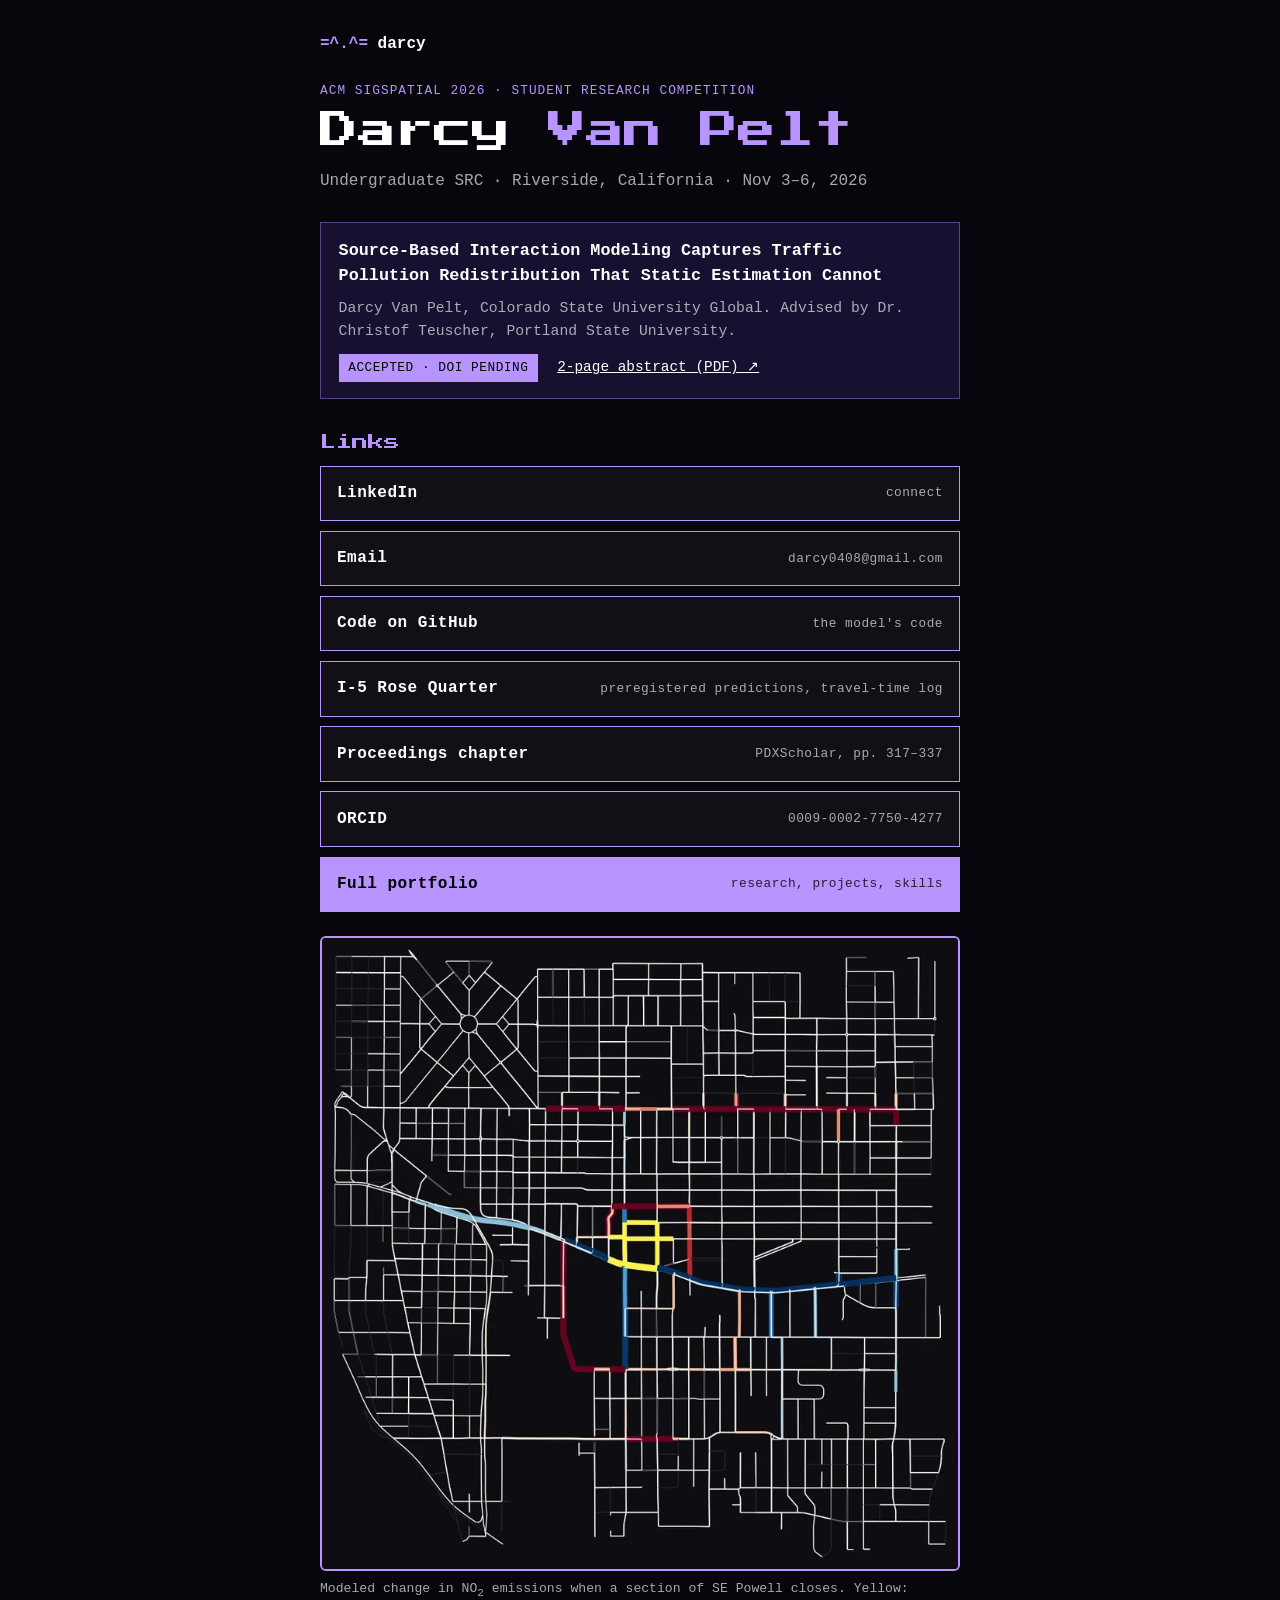
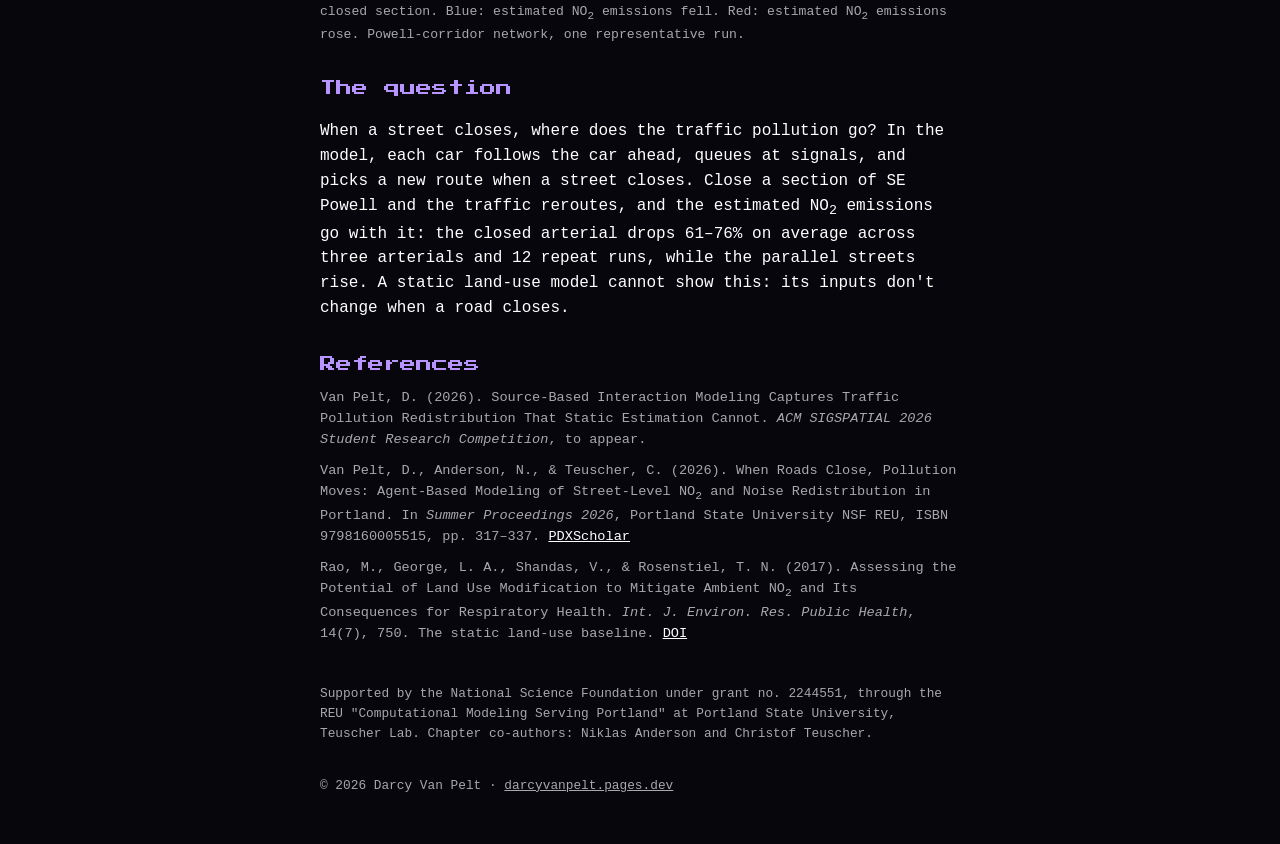
<file: sigspatial/index.html>
<!doctype html>
<html lang="en">
<head>
  <meta charset="utf-8" />
  <meta name="viewport" content="width=device-width, initial-scale=1" />
  <title>Darcy Van Pelt · ACM SIGSPATIAL 2026</title>
  <meta name="description" content="Darcy Van Pelt at ACM SIGSPATIAL 2026: the Student Research Competition abstract, code, chapter, and contact links." />
  <!-- QR-code target for the poster and talk. Reachable by link or QR only: like the main page, search engines are told not to list it. -->
  <meta name="robots" content="noindex" />
  <meta property="og:title" content="Darcy Van Pelt · ACM SIGSPATIAL 2026" />
  <meta property="og:description" content="Abstract, code, chapter and contact links for the SIGSPATIAL 2026 Student Research Competition." />
  <meta property="og:type" content="website" />
  <meta property="og:image" content="https://darcyvanpelt.pages.dev/assets/og-image.jpg" />
  <link rel="icon" href="../assets/favicon.svg" type="image/svg+xml" />
  <link rel="preconnect" href="https://fonts.googleapis.com" />
  <link rel="preconnect" href="https://fonts.gstatic.com" crossorigin />
  <link href="https://fonts.googleapis.com/css2?family=Press+Start+2P&display=swap" rel="stylesheet" />
  <style>
    /* Same palette as the main site, kept standalone so this page loads fast on a phone after a QR scan. */
    :root {
      --bg: #07060d; --panel: #171030; --card: #ffffff0a; --text: #fff; --muted: #ffffffa6;
      --primary: #b794ff; --secondary: #6fa8ff; --line: #b794ff66;
      --font-pixel: "Press Start 2P", monospace; --font-mono: "Courier New", Courier, monospace;
    }
    * { box-sizing: border-box; }
    html { color-scheme: dark; }
    body { margin: 0; background: var(--bg); color: var(--text); font: 16px/1.55 var(--font-mono); }
    main { max-width: 42rem; margin: 0 auto; padding: 2rem 1rem 3rem; }
    .brand { color: var(--primary); font-weight: 700; margin: 0 0 1.5rem; }
    .brand span { color: var(--text); }
    .eyebrow { margin: 0; color: var(--primary); font-size: .8rem; text-transform: uppercase; letter-spacing: .08em; }
    h1 { margin: .4rem 0 0; font: 400 clamp(1.6rem, 7vw, 2.4rem)/1.25 var(--font-pixel); }
    h1 span { color: var(--primary); }
    .where { margin: .9rem 0 0; color: var(--muted); }
    .paper { margin: 1.75rem 0 0; padding: 1rem 1.1rem; background: var(--panel); border: 1px solid var(--line); }
    .paper h2 { margin: 0; font-size: 1.05rem; line-height: 1.45; }
    .paper p { margin: .6rem 0 0; color: var(--muted); font-size: .92rem; }
    .paper .tag { display: inline-block; margin-top: .7rem; padding: .25rem .6rem; background: var(--primary); color: #000; font-size: .8rem; letter-spacing: .04em; text-transform: uppercase; }
    .paper .pdf { display: inline-block; margin: .7rem 0 0 .6rem; color: var(--text); font-size: .9rem; }
    figure { margin: 1.5rem 0 0; }
    figure img { display: block; width: 100%; height: auto; border: 2px solid var(--primary); border-radius: 6px; }
    figcaption { margin-top: .5rem; color: var(--muted); font-size: .82rem; }
    .finding { margin: 1.25rem 0 0; }
    h3 { margin: 2rem 0 .75rem; font: 400 1rem/1.4 var(--font-pixel); color: var(--primary); }
    .links { list-style: none; margin: 0; padding: 0; display: grid; gap: .6rem; }
    .links a {
      display: flex; justify-content: space-between; align-items: center; gap: 1rem;
      padding: .9rem 1rem; background: var(--card); border: 1px solid var(--primary); color: var(--text);
      text-decoration: none; font-weight: 700; letter-spacing: .03em;
    }
    .links a small { color: var(--muted); font-weight: 400; font-size: .8rem; text-align: right; }
    .links a:hover, .links a:focus-visible { background: var(--primary); color: #000; }
    .links a:hover small, .links a:focus-visible small { color: #000; }
    .links a.primary { background: var(--primary); color: #000; }
    .links a.primary small { color: #000c; }
    .links a.primary:hover { background: var(--secondary); }
    .ack { margin: 2.5rem 0 0; color: var(--muted); font-size: .8rem; }
    .refs { margin: 0; padding: 0; list-style: none; color: var(--muted); font-size: .85rem; }
    .refs li { margin: 0 0 .6rem; }
    .refs a { color: var(--text); }
    footer { margin-top: 2rem; color: var(--muted); font-size: .8rem; }
    /* phones: label above the grey note instead of side by side, so neither wraps into three lines */
    @media (max-width: 30rem) {
      .links a { flex-direction: column; align-items: flex-start; gap: .2rem; }
      .links a small { text-align: left; }
    }
    footer a { color: inherit; }
  </style>
</head>
<body>
  <main>
    <p class="brand">=^.^= <span>darcy</span></p>

    <p class="eyebrow">ACM SIGSPATIAL 2026 · Student Research Competition</p>
    <h1>Darcy <span>Van Pelt</span></h1>
    <p class="where">Undergraduate SRC · Riverside, California · Nov 3–6, 2026</p>

    <section class="paper" aria-labelledby="paper-title">
      <h2 id="paper-title">Source-Based Interaction Modeling Captures Traffic Pollution Redistribution That Static Estimation Cannot</h2>
      <p>Darcy Van Pelt, Colorado State University Global. Advised by Dr. Christof Teuscher, Portland State University.</p>
      <span class="tag">Accepted · DOI pending</span>
      <a class="pdf" href="VanPelt_SIGSPATIAL2026_SRC_abstract.pdf" target="_blank" rel="noopener">2-page abstract (PDF) ↗</a>
    </section>

    <h3>Links</h3>
    <ul class="links">
      <li><a href="https://www.linkedin.com/in/darcyvanpelt" target="_blank" rel="noopener">LinkedIn <small>connect</small></a></li>
      <li><a href="mailto:darcy0408@gmail.com">Email <small>darcy0408@gmail.com</small></a></li>
      <li><a href="https://github.com/darcy0408/portland-traffic-abm" target="_blank" rel="noopener">Code on GitHub <small>the model's code</small></a></li>
      <li><a href="https://darcy0408.github.io/portland-traffic-abm/rosequarter/" target="_blank" rel="noopener">I-5 Rose Quarter <small>preregistered predictions, travel-time log</small></a></li>
      <li><a href="https://pdxscholar.library.pdx.edu/altreu_projects/19/" target="_blank" rel="noopener">Proceedings chapter <small>PDXScholar, pp. 317–337</small></a></li>
      <li><a href="https://orcid.org/0009-0002-7750-4277" target="_blank" rel="noopener">ORCID <small>0009-0002-7750-4277</small></a></li>
      <li><a class="primary" href="../">Full portfolio <small>research, projects, skills</small></a></li>
    </ul>

    <figure>
      <img src="../assets/closure-diff.webp" width="820" height="814" loading="lazy"
           alt="Street map of southeast Portland. The closed section of SE Powell is yellow. Powell is blue where its estimated NO2 emissions fell. Parallel streets to the north and south are red where their estimated NO2 emissions rose." />
      <figcaption>Modeled change in NO<sub>2</sub> emissions when a section of SE Powell closes. Yellow: closed section. Blue: estimated NO<sub>2</sub> emissions fell. Red: estimated NO<sub>2</sub> emissions rose. Powell-corridor network, one representative run.</figcaption>
    </figure>

    <h3>The question</h3>
    <p class="finding">
      When a street closes, where does the traffic pollution go? In the model, each car follows the car ahead,
      queues at signals, and picks a new route when a street closes. Close a section of SE Powell and the traffic
      reroutes, and the estimated NO<sub>2</sub> emissions go with it: the closed arterial drops 61–76% on average across three arterials
      and 12 repeat runs, while the parallel streets rise. A static land-use model cannot show this: its inputs
      don't change when a road closes.
    </p>

    <h3>References</h3>
    <ul class="refs">
      <li>Van Pelt, D. (2026). Source-Based Interaction Modeling Captures Traffic Pollution Redistribution That Static Estimation Cannot. <i>ACM SIGSPATIAL 2026 Student Research Competition</i>, to appear.</li>
      <li>Van Pelt, D., Anderson, N., &amp; Teuscher, C. (2026). When Roads Close, Pollution Moves: Agent-Based Modeling of Street-Level NO<sub>2</sub> and Noise Redistribution in Portland. In <i>Summer Proceedings 2026</i>, Portland State University NSF REU, ISBN 9798160005515, pp. 317–337. <a href="https://pdxscholar.library.pdx.edu/altreu_projects/19/" target="_blank" rel="noopener">PDXScholar</a></li>
      <li>Rao, M., George, L. A., Shandas, V., &amp; Rosenstiel, T. N. (2017). Assessing the Potential of Land Use Modification to Mitigate Ambient NO<sub>2</sub> and Its Consequences for Respiratory Health. <i>Int. J. Environ. Res. Public Health</i>, 14(7), 750. The static land-use baseline. <a href="https://doi.org/10.3390/ijerph14070750" target="_blank" rel="noopener">DOI</a></li>
    </ul>

    <p class="ack">
      Supported by the National Science Foundation under grant no. 2244551, through the REU "Computational Modeling
      Serving Portland" at Portland State University, Teuscher Lab. Chapter co-authors: Niklas Anderson and Christof Teuscher.
    </p>

    <footer>© 2026 Darcy Van Pelt · <a href="../">darcyvanpelt.pages.dev</a></footer>
  </main>
</body>
</html>
</file>
<file: styles.css>
/* ==========================================================================
   Darcy Van Pelt — portfolio
   Retro terminal / pixel look. One accent color drives the whole theme:
   change --primary below and everything follows.
   ========================================================================== */

:root {
  --primary: #b794ff;              /* cosmic purple (matches the portrait's eyes). Try #8fb4ff for all-blue */
  --secondary: #6fa8ff;            /* nebula blue, used in gradients */
  --primary-soft: color-mix(in srgb, var(--primary) 30%, transparent);
  --primary-faint: color-mix(in srgb, var(--primary) 12%, transparent);
  --primary-glow: color-mix(in srgb, var(--primary) 75%, transparent);
  --primary-line: color-mix(in srgb, var(--primary) 40%, transparent);
  --primary-ink: color-mix(in srgb, var(--primary) 80%, #fff);    /* lilac for labels on the tinted dark panels */
  --gradient: linear-gradient(90deg, var(--primary), var(--secondary));

  --bg: #07060d;
  --panel: #0f0d17;
  --panel-dark: #120e22;
  --text: #fff;
  --muted: #ffffffa6;
  --line: #ffffff1f;

  --about-bg: #171030;                /* deep violet panel (About, Research) */
  --contact-bg: #0d1634;              /* deep navy panel (Contact) */
  --ink: #f1edff;                     /* text on the tinted panels */
  --card: #ffffff0a;                  /* card fill on tinted panels */

  --cat-body: #0c0a12;
  --cat-eye: #d7ff7a;              /* the portrait cat's yellow-green eyes */
  --cat-nose: #ff9ecb;

  --navbar-height: 72px;
  --page-height: calc(100vh - var(--navbar-height));
  --section-pad: 3rem 3rem;
  --section-pad-mobile: 2.5rem 1rem;
  --dash: repeating-linear-gradient(to right, var(--primary-line) 0 4px, transparent 4px 10px);

  --font-body: "Courier New", Courier, monospace;
  --font-pixel: "Press Start 2P", "Courier New", Courier, monospace;
}

/* ---------- base ---------- */
* { box-sizing: border-box; }
html { scroll-behavior: smooth; font-family: var(--font-body); max-width: 100%; }
html, body { margin: 0; width: 100%; }
body { background: var(--bg); color: var(--text); overflow-x: hidden; line-height: 1.5; }
a { color: inherit; }
sub { font-size: .7em; }
.clean-list { margin: 0; padding: 0; list-style: none; }
.split { display: flex; }
.center-column { display: flex; flex-direction: column; justify-content: center; }
.center-box { display: flex; justify-content: center; align-items: center; }

.skip-link {
  position: absolute; left: -999px; top: 0; z-index: 100;
  background: var(--primary); color: #000; padding: .5rem 1rem; font-weight: 700;
}
.skip-link:focus { left: .5rem; top: .5rem; }

.page-section { width: 100%; min-height: var(--page-height); scroll-margin-top: var(--navbar-height); }
.section-pad { padding: var(--section-pad); }

.section-label {
  color: var(--primary); text-transform: uppercase; letter-spacing: .08em;
  text-decoration: underline; text-underline-offset: .25rem;
  margin: 0; font-size: .9rem; font-weight: 800;
}
.section-heading {
  font: clamp(1rem, 2.4vw, 2.6rem) / 1.35 var(--font-pixel);
  letter-spacing: -.02em; margin: 1.4rem 0 .3rem;
}
.section-heading span { color: var(--primary); }

/* ---------- reusable terminal window ---------- */
.terminal {
  border: 1px solid var(--primary); border-radius: 10px; overflow: hidden;
  background: var(--panel-dark); box-shadow: 0 0 24px var(--primary-faint);
  font-size: .82rem; line-height: 1.7; width: 100%;
}
.terminal-titlebar {
  display: flex; justify-content: space-between; align-items: center;
  background: var(--gradient); color: #000; padding: .25rem .7rem;
  font-size: .72rem; font-weight: 700; letter-spacing: .05em;
}
.terminal-controls { font-size: .7rem; word-spacing: .3rem; white-space: nowrap; }
.terminal-body { margin: 0; padding: 1rem 1.1rem; white-space: pre-wrap; color: var(--text); font-family: inherit; }
.t-prompt { color: var(--primary); font-weight: 700; }
.t-out { color: var(--muted); }
.t-ok { color: var(--primary); font-weight: 700; }

.typing-cursor {
  display: inline-block; width: .55ch; height: 1em; margin-left: 2px;
  background: var(--primary); vertical-align: -.1em;
  animation: cursor-blink .8s step-end infinite;
}
@keyframes cursor-blink { 50.01%, to { opacity: 0; } }

/* ---------- navbar ---------- */
.site-navbar {
  position: sticky; top: 0; z-index: 10; width: 100%; height: var(--navbar-height);
  background: var(--bg); padding: .25rem;
}
.navbar-inner {
  display: flex; justify-content: space-between; align-items: center;
  width: 100%; height: 100%; padding: 0 1rem; border: 1px solid var(--line);
}
.navbar-logo { color: var(--text); text-decoration: none; font-weight: 700; letter-spacing: .04em; white-space: nowrap; }
.logo-cat { color: var(--primary); margin-right: .25rem; }
.navbar-logo:hover { color: var(--primary); }
.navbar-links { display: flex; align-items: center; gap: 1.5rem; }
.nav-link {
  position: relative; color: var(--text); text-decoration: none;
  text-transform: uppercase; letter-spacing: .08em; font-size: .75rem;
}
.nav-link:hover { color: var(--primary); }
.nav-link.active { color: var(--primary); text-shadow: 0 0 8px var(--primary); }
.nav-link.active::after {
  content: ""; position: absolute; left: 0; top: calc(100% + .35rem);
  width: 100%; height: 2px; background: var(--primary); box-shadow: 0 0 8px var(--primary);
}
.resume-and-menu { display: flex; align-items: center; gap: .4rem; }
.resume-button {
  background: var(--primary); color: #000; border: 0; cursor: pointer;
  text-transform: uppercase; font-family: inherit; font-size: .8rem; font-weight: 700;
  padding: .5rem 1.5rem;
}
.resume-button:hover { box-shadow: 0 0 8px var(--primary); }
.mobile-menu-button { display: none; }
.mobile-navbar-menu { display: none; }
.mobile-navbar-menu[hidden] { display: none; }

/* ---------- hero ---------- */
.hero-section { position: relative; overflow: hidden; background: var(--bg); color: var(--text); min-height: min(92vh, 56.3vw); }
/* the illustration fills the section; its subject sits right of centre so the dark left side stays free for text */
.hero-bg { position: absolute; inset: 0; z-index: 0; display: block; }
.hero-bg img { width: 100%; height: 100%; object-fit: cover; object-position: 64% center; display: block; }
.js .hero-bg img { animation: hero-drift 24s ease-in-out infinite alternate; transform-origin: 70% 60%; }
@keyframes hero-drift { from { transform: scale(1); } to { transform: scale(1.04); } }
/* soft fade from the page background into the picture so the headline always has contrast */
.hero-shade {
  position: absolute; inset: 0; z-index: 1;
  background: linear-gradient(90deg, var(--bg) 0%, color-mix(in srgb, var(--bg) 88%, transparent) 30%, color-mix(in srgb, var(--bg) 40%, transparent) 46%, transparent 60%);
}
.hero-text { position: relative; z-index: 2; width: min(50%, 42rem); min-height: var(--page-height); padding: 2rem 2rem 2rem 3rem; }
.hero-eyebrow { margin: 0; font-size: 1.5rem; font-weight: 600; line-height: 1; }
.hero-heading { margin: 0; font: 400 clamp(2.25rem, 5vw, 4.5rem) / 1.15 var(--font-pixel); }
.hero-heading span { display: block; transform: scaleX(.92); transform-origin: 0; }
.hero-heading-first {
  margin-top: .4rem; color: var(--primary);
  background: var(--gradient); -webkit-background-clip: text; background-clip: text; -webkit-text-fill-color: transparent;
}
.hero-heading-last { color: var(--text); }
.hero-role { margin: 1rem 0 0; font-size: 1.05rem; color: var(--muted); min-height: 1.6em; }
.hero-role-prefix { color: var(--primary); margin-right: .5rem; }
.hero-description { max-width: 34rem; margin: 1.25rem 0 1rem; font-size: 1.05rem; line-height: 1.6; color: var(--muted); }
.hero-description strong { color: var(--text); }
.hero-actions { display: flex; flex-wrap: wrap; gap: 1rem; margin-top: .5rem; }
.hero-button {
  display: inline-flex; justify-content: center; align-items: center; gap: .5rem;
  min-width: 10rem; padding: .8rem 1.4rem; font-size: .85rem; text-decoration: none;
  text-transform: uppercase; letter-spacing: .04em; font-weight: 700;
}
.hero-button-primary { background: var(--primary); color: #000; outline: 1px solid #000; outline-offset: -3px; }
.hero-button-secondary { color: var(--text); outline: 1px solid var(--primary); }
.hero-button:hover { box-shadow: 0 0 10px var(--primary-glow); }
.hero-socials {
  display: flex; align-items: center; gap: 1rem; margin-top: 1.75rem;
  color: gray; text-transform: uppercase; letter-spacing: .08em; font-size: .75rem;
}
.hero-socials a { color: gray; text-decoration: none; }
.hero-socials a:hover { color: var(--primary); }


/* small twinkling pixel stars (hero) */
.pixel-star {
  position: absolute; width: 4px; height: 4px; background: var(--primary);
  box-shadow: -4px 0 0 var(--primary-soft), 4px 0 0 var(--primary-soft), 0 -4px 0 var(--primary-soft), 0 4px 0 var(--primary-soft);
  animation: star-pulse 2.2s steps(4, end) infinite;
}
.pixel-star--a { top: 12%; left: 8%; }
.pixel-star--b { top: 78%; left: 20%; animation-delay: .7s; }
.pixel-star--c { top: 20%; left: 38%; animation-delay: 1.3s; }
@keyframes star-pulse { 0%, 100% { opacity: .6; transform: scale(.7); } 50% { opacity: 1; transform: scale(1.3); } }

/* research quick links: paper, code, chapter, preregistration in one row under the heading */
.research-links { display: flex; flex-wrap: wrap; gap: .6rem; margin: 1rem 0 1.5rem; }
.research-links a {
  display: inline-block; padding: .45rem .8rem; font-size: .78rem; letter-spacing: .04em; text-transform: uppercase;
  color: var(--text); text-decoration: none; outline: 1px solid var(--primary); background: var(--card);
}
.research-links a:hover { background: var(--primary); color: #000; }

/* ---------- about ---------- */
.about-section { background: var(--about-bg); color: var(--ink); gap: 2rem; }
.about-image { width: 38%; }
.about-text { width: 62%; padding-right: 2rem; }
.about-description { margin: .75rem 0 0; font-size: .92rem; line-height: 1.55; }
.about-description p { margin: 0 0 .8rem; }
.about-description a { color: var(--ink); text-decoration-color: var(--primary); text-decoration-thickness: 2px; }
.about-terminal { max-width: 26rem; font-size: .78rem; box-shadow: 8px 8px 0 var(--primary); }

/* ---------- pixel cats ----------
   The sprite is injected by script.js into every [data-cat] element.
   .cat-perch lets a cat sit on the top edge of whatever box it wraps. */
.cat-perch { position: relative; width: 100%; display: flex; flex-direction: column; align-items: center; }
.footer-terminal.cat-perch { display: block; }
.pixel-cat { display: block; width: 72px; height: 68px; line-height: 0; }
.pixel-cat svg { width: 100%; height: 100%; display: block; shape-rendering: crispEdges; overflow: visible; }
.cat-perch > .pixel-cat { position: absolute; bottom: 100%; right: 12%; margin-bottom: -1px; }
.pixel-cat--more { position: absolute; top: -67px; right: 2rem; }
.pixel-cat--footer {
  right: 1.25rem; width: 96px; height: 90px;
  filter: drop-shadow(1px 0 0 var(--primary)) drop-shadow(-1px 0 0 var(--primary)) drop-shadow(0 -1px 0 var(--primary));
}
.cat-eye { animation: cat-blink 5s steps(1, end) infinite; transform-box: fill-box; transform-origin: center; }
.pixel-cat--more .cat-eye { animation-delay: 1.7s; }
.pixel-cat--footer .cat-eye { animation-delay: 3.1s; }
@keyframes cat-blink { 0%, 94% { transform: scaleY(1); } 95%, 98% { transform: scaleY(.25); } }
.cat-tail { animation: cat-tail 3s ease-in-out infinite; transform-box: fill-box; transform-origin: 0% 100%; }
@keyframes cat-tail { 0%, 100% { transform: rotate(0deg); } 50% { transform: rotate(-12deg); } }
.cat-walk { position: relative; z-index: 1; height: 96px; overflow: hidden; }
.pixel-cat--walker {
  position: absolute; bottom: 0; left: 0; width: 96px; height: 90px;
  filter: drop-shadow(1px 0 0 var(--primary)) drop-shadow(-1px 0 0 var(--primary)) drop-shadow(0 -1px 0 var(--primary));
  animation: cat-walk 34s linear infinite;
}
.pixel-cat--walker svg { animation: cat-bob .55s steps(2, end) infinite; }
.cat-walk:hover .pixel-cat--walker, .cat-walk:hover .pixel-cat--walker svg { animation-play-state: paused; }
@keyframes cat-walk { from { transform: translateX(-110px) scaleX(-1); } to { transform: translateX(calc(100vw + 20px)) scaleX(-1); } }
@keyframes cat-bob { 0%, 100% { transform: translateY(0); } 50% { transform: translateY(-3px); } }
@media (prefers-reduced-motion: reduce) {
  .pixel-cat--walker { animation: none; left: auto; right: 2rem; transform: scaleX(-1); }
  .pixel-cat--walker svg, .js .hero-bg img { animation: none; }
}
.about-details { display: flex; flex-wrap: wrap; gap: 1rem; margin-top: 1.25rem; }
.about-detail-card {
  min-width: 11rem; display: flex; flex-direction: column; gap: .15rem;
  border: 1px solid var(--primary-line); padding: .85rem 1rem; color: inherit; text-decoration: none;
  box-shadow: 0 0 8px var(--primary-faint); background: var(--card);
}
.about-detail-card:hover { box-shadow: 0 0 8px var(--primary); }
.about-detail-card span { color: var(--primary-ink); text-transform: uppercase; letter-spacing: .08em; font-size: .72rem; font-weight: 800; }
.about-detail-card strong { font-size: .85rem; font-weight: 400; }

/* ---------- skills ---------- */
.skills-section { background: var(--bg); color: var(--text); }
.skills-left { width: 40%; border-right: 1px solid var(--line); padding-right: 2rem; }
.skills-right { flex: 1; padding-left: 2.5rem; }
.skills-description { margin: .75rem 0; line-height: 1.6; color: var(--muted); }
.skills-exploring {
  display: flex; align-items: baseline; gap: 1rem; margin-top: .75rem;
  border: 1px solid var(--line); border-radius: 10px; padding: .75rem 1rem;
}
.skills-exploring span { color: var(--primary); letter-spacing: .12em; text-transform: uppercase; font-size: .7rem; font-weight: 700; white-space: nowrap; }
.skills-exploring p { margin: 0; color: #ffffff80; font-size: .75rem; }

.skills-window { border: 1px solid var(--primary); border-radius: 10px; overflow: hidden; box-shadow: 0 0 24px var(--primary-faint); }
.skills-window-titlebar { display: flex; justify-content: space-between; border-bottom: 1px solid var(--primary); }
.skills-window-tabs { display: flex; }
.skills-tab {
  background: none; border: 0; border-right: 1px solid var(--primary-line);
  color: #ffffff59; font: inherit; font-size: .7rem; letter-spacing: .1em; cursor: pointer;
  padding: .55rem 1rem; transition: color .15s, background .15s;
}
.skills-tab:hover { color: #ffffffb3; }
.skills-tab[data-active="true"] { color: var(--primary); background: var(--primary-faint); }
.skills-tab:focus-visible { outline: 2px solid var(--primary); outline-offset: -2px; }
.skills-window-controls { display: flex; align-items: center; padding: 0 .9rem; color: var(--muted); font-size: .7rem; word-spacing: .5rem; white-space: nowrap; }
.skills-window-body { max-height: 60vh; overflow-y: auto; padding: .5rem 1rem 0; }
.skills-panel[hidden] { display: none; }
.skills-category { display: flex; flex-direction: column; gap: .3rem; padding: 1rem 0; background: var(--dash) left top / 100% 1px no-repeat; }
.skills-category:first-child { background: none; padding-top: .7rem; }
.skills-category-label, .skills-soft-content h3 {
  color: var(--primary); letter-spacing: .12em; text-transform: uppercase; margin: 0; font-size: .7rem; font-weight: 700;
}
.skills-pills { display: flex; flex-wrap: wrap; gap: .45rem; padding-top: .5rem; }
.skills-pills li {
  border: 1px solid var(--primary-line); border-radius: 4px; padding: .3rem .6rem;
  font-size: .72rem; color: var(--muted); background: var(--panel);
}
.skills-pills li::before { content: "▪ "; color: var(--primary); }
.skills-soft-item { display: flex; align-items: center; gap: .9rem; padding: .75rem 0; }
.skills-soft-item + .skills-soft-item { background: var(--dash) left top / 100% 1px no-repeat; }
.skills-icon {
  display: grid; place-items: center; width: 2.8rem; height: 2.8rem; flex-shrink: 0;
  background: var(--panel-dark); border: 1px solid var(--primary-line); border-radius: 6px; color: var(--primary); font-size: 1.1rem;
}
.skills-soft-content { flex: 1; }
.skills-soft-content p { margin: .2rem 0 0; color: #ffffff8c; font-size: .72rem; line-height: 1.5; }

/* ---------- projects ---------- */
.projects-section {
  position: relative; overflow: hidden; color: #140f22;
  background: linear-gradient(160deg, var(--primary) 0%, var(--secondary) 100%);
}
.projects-section > * { position: relative; z-index: 1; }
.projects-section::before, .projects-section::after, .big-pixel-star { position: absolute; z-index: 0; pointer-events: none; }
.projects-section::before, .projects-section::after { content: ""; inset: 0; }
.projects-section::before {
  opacity: .9; background-repeat: repeat; background-position: 0 25px, 35px 50px;
  background-image:
    url("data:image/svg+xml,%3Csvg xmlns='http://www.w3.org/2000/svg' width='210' height='100'%3E%3Crect width='3.5' height='3.5' fill='%23fff' fill-opacity='.95'/%3E%3C/svg%3E"),
    url("data:image/svg+xml,%3Csvg xmlns='http://www.w3.org/2000/svg' width='170' height='150'%3E%3Crect width='3.5' height='3.5' fill='%23fff' fill-opacity='.8'/%3E%3C/svg%3E");
}
.projects-section::after {
  opacity: .75; background-repeat: repeat; background-position: 20px 20px, 280px 180px;
  background-image:
    url("data:image/svg+xml,%3Csvg xmlns='http://www.w3.org/2000/svg' width='310' height='250' shape-rendering='crispEdges'%3E%3Crect x='3.5' y='0' width='3.5' height='3.5' fill='%23fff' fill-opacity='.38'/%3E%3Crect x='0' y='3.5' width='3.5' height='3.5' fill='%23fff' fill-opacity='.38'/%3E%3Crect x='3.5' y='3.5' width='3.5' height='3.5' fill='%23fff' fill-opacity='.9'/%3E%3Crect x='7' y='3.5' width='3.5' height='3.5' fill='%23fff' fill-opacity='.38'/%3E%3Crect x='3.5' y='7' width='3.5' height='3.5' fill='%23fff' fill-opacity='.38'/%3E%3C/svg%3E"),
    url("data:image/svg+xml,%3Csvg xmlns='http://www.w3.org/2000/svg' width='280' height='280' shape-rendering='crispEdges'%3E%3Crect x='3.5' y='0' width='3.5' height='3.5' fill='%23fff' fill-opacity='.32'/%3E%3Crect x='0' y='3.5' width='3.5' height='3.5' fill='%23fff' fill-opacity='.32'/%3E%3Crect x='3.5' y='3.5' width='3.5' height='3.5' fill='%23fff' fill-opacity='.9'/%3E%3Crect x='7' y='3.5' width='3.5' height='3.5' fill='%23fff' fill-opacity='.32'/%3E%3Crect x='3.5' y='7' width='3.5' height='3.5' fill='%23fff' fill-opacity='.32'/%3E%3C/svg%3E");
}
.big-pixel-star {
  --pixel: 3.5px; width: var(--pixel); height: var(--pixel); background: #fff; transform-origin: 50%;
  animation: big-pixel-star-pulse 2s steps(4, end) var(--pulse-delay, 0s) infinite;
  box-shadow:
    calc(var(--pixel) * -1) 0 0 #fff, var(--pixel) 0 0 #fff, 0 calc(var(--pixel) * -1) 0 #fff, 0 var(--pixel) 0 #fff,
    0 calc(var(--pixel) * -2) 0 #fff, 0 calc(var(--pixel) * -3) 0 #fff, 0 calc(var(--pixel) * 2) 0 #fff, 0 calc(var(--pixel) * 3) 0 #fff,
    calc(var(--pixel) * -2) 0 0 #fff, calc(var(--pixel) * -3) 0 0 #fff, calc(var(--pixel) * 2) 0 0 #fff, calc(var(--pixel) * 3) 0 0 #fff;
}
.big-pixel-star--one { --pulse-delay: 1s; top: 70%; left: 65%; }
.big-pixel-star--two { --pulse-delay: .5s; top: 30%; left: 2%; }
.big-pixel-star--three { --pulse-delay: .25s; top: 92%; left: 96%; }
.big-pixel-star--four { top: 6%; left: 50%; }
@keyframes big-pixel-star-pulse { 0%, to { opacity: .85; transform: scale(.5); } 45% { opacity: 1; transform: scale(1.28); } 70% { opacity: .95; transform: scale(1); } }

.projects-header { display: flex; justify-content: space-between; align-items: end; margin-bottom: 1.5rem; }
.projects-label { color: #000; background: var(--primary); padding: 0 .3rem; }
.projects-section .section-heading { color: #000; }
.projects-section .section-heading span { color: #000; background: #fff; padding: 0 .3rem; }
.projects-view-all { color: #00000099; text-decoration: none; letter-spacing: .05em; font-size: .75rem; transition: color .2s; }
.projects-view-all:hover { color: #000; }

.projects-grid { display: grid; grid-template-columns: repeat(3, 1fr); gap: 1.75rem; }
.project-card {
  display: flex; flex-direction: column; height: 100%; overflow: hidden;
  background: #000; color: var(--text); border: 2px solid #000; border-radius: 10px;
  transition: transform .2s, box-shadow .2s;
}
.project-card:hover { transform: translateY(-3px); box-shadow: 0 10px 0 #00000033; }
.project-card-window {
  display: flex; justify-content: flex-end; align-items: center; gap: .6rem;
  background: var(--panel); border-bottom: 1px solid var(--primary-line); padding: .4rem .6rem;
}
.project-card-window span { color: var(--primary); font-size: .65rem; }
.project-card-image {
  aspect-ratio: 16 / 7; background: var(--panel-dark); border-bottom: 1px solid var(--primary-line);
  display: flex; justify-content: space-around; align-items: center; gap: 1rem; padding: 1rem;
  background-image: linear-gradient(var(--primary-faint) 1px, transparent 1px), linear-gradient(90deg, var(--primary-faint) 1px, transparent 1px);
  background-size: 20px 20px;
}
.project-card-image img { width: 100%; height: 100%; object-fit: cover; }
.project-stat { display: flex; flex-direction: column; align-items: center; text-align: center; gap: .5rem; }
.project-stat b { font: 400 clamp(.85rem, 1.3vw, 1.2rem) / 1 var(--font-pixel); color: var(--primary); }
.project-stat span { font-size: .68rem; color: var(--muted); text-transform: uppercase; letter-spacing: .05em; }
.project-card-body { display: flex; flex-direction: column; flex: 1; padding: 1.2rem; }
.project-card-title { margin: 0 0 .5rem; color: var(--text); font-size: 1.05rem; }
.project-card-description { flex: 1; margin: 0 0 1rem; color: var(--muted); font-size: .82rem; line-height: 1.45; }
.project-card-stack { display: flex; flex-wrap: wrap; gap: .5rem; margin-bottom: 1rem; }
.project-card-pill { color: var(--primary); white-space: nowrap; border: 1px solid var(--primary-line); border-radius: 4px; padding: .25rem .6rem; font-size: .7rem; }
.project-card-actions { display: flex; gap: .6rem; }
.project-card-demo {
  flex: 1; display: flex; justify-content: center; align-items: center; gap: .5rem;
  background: var(--primary); color: #000; text-decoration: none; letter-spacing: .04em;
  padding: .7rem 1rem; font-size: .78rem; font-weight: 700; transition: opacity .2s;
}
.project-card-demo:hover { opacity: .85; }
.project-card-github {
  display: flex; justify-content: center; align-items: center; width: 44px; flex-shrink: 0;
  border: 1px solid var(--primary); color: var(--primary); text-decoration: none; font-size: .75rem; font-weight: 700;
  transition: background .2s, color .2s;
}
.project-card-github:hover { background: var(--primary); color: #000; }

.projects-more { position: relative; margin-top: 3.5rem; background: #000; color: var(--text); border-radius: 10px; padding: 1.2rem 1.5rem; border: 2px solid #000; }
.projects-more-label { margin: 0 0 .6rem; color: var(--primary); letter-spacing: .12em; text-transform: uppercase; font-size: .7rem; font-weight: 700; }
.projects-more-list { display: grid; grid-template-columns: repeat(2, 1fr); gap: .45rem 2rem; font-size: .78rem; color: var(--muted); }
.projects-more-list li::before { content: "$ "; color: var(--primary); }
.projects-more-list a { color: var(--text); text-decoration-color: var(--primary); }
.projects-more-list a:hover { color: var(--primary); }

/* ---------- contact ---------- */
.contact-section { background: var(--contact-bg); color: var(--ink); gap: 3rem; --field-muted: #ffffff59; }
.contact-left { width: 52%; }
.contact-right { flex: 1; }
.contact-terminal { max-width: 28rem; }
.contact-blurb { margin: .75rem 0 .5rem; font-size: .9rem; line-height: 1.55; }
.contact-blurb a { color: var(--ink); text-decoration-color: var(--primary); text-decoration-thickness: 2px; }
.contact-form { display: flex; flex-direction: column; gap: .85rem; margin-top: .5rem; padding: 1rem; border: 1px solid var(--primary-line); border-radius: 10px; background: var(--card); }
.contact-field-row { display: flex; gap: .85rem; }
.contact-field-row .contact-field { flex: 1; }
.contact-field { display: flex; flex-direction: column; gap: .35rem; }
.contact-field label { letter-spacing: .06em; font-size: .72rem; font-weight: 700; }
.contact-field input, .contact-field textarea {
  font: inherit; font-size: .8rem; padding: .6rem .8rem; border: 1px solid var(--field-muted); border-radius: 5px;
  background: #07060dcc; color: var(--text); outline: none; resize: none; transition: border-color .2s;
}
.contact-field :is(input, textarea)::placeholder { color: var(--field-muted); }
.contact-field :is(input, textarea):focus { border-color: var(--primary); box-shadow: 0 0 0 2px var(--primary-faint); }
.contact-field :is(input, textarea):user-invalid { border-color: #ff8a8a; }
.contact-submit {
  align-self: flex-start; background: var(--primary); color: #000; font: inherit; font-size: .8rem; font-weight: 800;
  letter-spacing: .1em; cursor: pointer; border: 1px solid #000; border-radius: 5px; padding: .75rem 1.5rem; transition: opacity .2s;
}
.contact-submit:hover { opacity: .85; }
.contact-status { margin: 0; padding: .5rem .75rem; border-radius: 4px; font-size: .78rem; }
.contact-status[hidden] { display: none; }
.contact-status--success { color: #8ff0b8; background: #00c8641a; border: 1px solid #00c8644d; }
.contact-status--error { color: #ffa3a3; background: #dc32321a; border: 1px solid #dc32324d; }

/* ---------- footer ---------- */
.footer-root { position: relative; overflow: hidden; background: var(--bg); color: var(--text); }
.footer-grid-bg {
  position: absolute; inset: 0; z-index: 0;
  background-image: linear-gradient(#ffffff12 1px, transparent 1px), linear-gradient(90deg, #ffffff12 1px, transparent 1px);
  background-size: 20px 20px;
}
.footer-inner { position: relative; z-index: 1; display: flex; align-items: stretch; border-block: 2px solid #ffffff1a; }
.footer-section-label { margin: 0 0 1.2rem; color: var(--primary); letter-spacing: .1em; text-transform: uppercase; font-size: .7rem; font-weight: 700; }
.footer-stats-col, .footer-contact-col { display: flex; flex-direction: column; padding: 1.4rem 2rem 1.4rem; }
.footer-stats-col { flex: 1; border-right: 2px solid #ffffff1a; }
.footer-contact-col { width: 40%; min-width: 22rem; }
.footer-stats { display: flex; flex-wrap: wrap; gap: 2.5rem; }
.footer-stat { display: flex; flex-direction: column; gap: .5rem; }
.footer-stat-value { font: clamp(1.1rem, 2.2vw, 1.5rem) / 1 var(--font-pixel); color: var(--primary); }
.footer-stat-label { color: #fff9; letter-spacing: .05em; text-transform: uppercase; white-space: pre-line; font-size: .68rem; line-height: 1.5; }
.footer-terminal { border: 1px solid var(--primary); font-size: .78rem; line-height: 1.7; }
.footer-terminal-titlebar { display: flex; justify-content: space-between; align-items: center; background: var(--gradient); color: #000; padding: 0 .6rem; font-size: .72rem; font-weight: 700; letter-spacing: .05em; }
.footer-terminal-controls { font-size: .65rem; word-spacing: .3rem; }
.footer-terminal-body { background: var(--panel-dark); color: #ffffffe0; padding: .85rem 1rem; }
.footer-terminal-body p { margin: 0; }
.footer-terminal-cta { color: #fff; font-weight: 700; text-decoration: none; transition: color .2s; }
.footer-terminal-cta:hover { color: var(--primary); }
.footer-terminal-prompt { display: flex; align-items: center; gap: .4rem; margin-top: .6rem; color: #ffffff80; font-size: .7rem; }
.footer-terminal-cursor { display: inline-block; width: 8px; height: 14px; background: var(--primary); animation: cursor-blink 1.1s step-end infinite; }
.footer-bottom { position: relative; z-index: 1; display: flex; justify-content: space-between; align-items: center; padding: .75rem 2rem; color: #ffffff73; font-size: .7rem; }
.footer-bottom p { margin: 0; }
.footer-heart { color: var(--primary); }

/* ---------- resume modal ---------- */
.resume-modal {
  border: 1px solid var(--primary); background: #000; color: var(--text); padding: 0;
  width: 100%; max-width: 30rem; box-shadow: 0 0 24px var(--primary-soft); font-family: var(--font-body);
}
.resume-modal::backdrop { background: #000000d9; backdrop-filter: blur(2px); }
.resume-modal[open] { animation: modal-pop .18s ease-out; }
@keyframes modal-pop { from { opacity: 0; transform: scale(.96) translateY(6px); } to { opacity: 1; transform: none; } }
.resume-modal .titlebar { display: flex; justify-content: space-between; align-items: center; border-bottom: 1px solid var(--primary); color: var(--primary); padding: .6rem .9rem; font-size: .8rem; font-weight: 700; letter-spacing: .05em; }
.resume-modal .titlebar button { background: none; border: 0; color: inherit; cursor: pointer; font-size: 1rem; padding: 0; }
.resume-modal .body { padding: 1.75rem 1.5rem 1rem; color: #ffffffd9; font-size: .85rem; line-height: 1.55; }
.resume-modal h2 { margin: 0; color: #fff; font-size: 1.15rem; font-weight: 800; }
.resume-modal p { margin: .5rem 0; }
.resume-modal .body::after { content: ""; display: block; width: 1.6rem; height: 2px; margin: .7rem 0; background: var(--primary); }
.resume-modal .actions { display: flex; gap: .75rem; padding: .25rem 1.5rem 1.25rem; }
.resume-modal .actions a {
  flex: 1; display: flex; justify-content: center; align-items: center; gap: .5rem;
  border: 1px solid var(--primary); color: #fff; text-decoration: none; text-transform: uppercase; letter-spacing: .03em;
  padding: .7rem .9rem; font-size: .78rem; transition: box-shadow .15s;
}
.resume-modal .actions .primary { background: var(--primary); color: #000; font-weight: 700; }
.resume-modal .actions a:hover { box-shadow: 0 0 10px var(--primary); }

/* ---------- scroll reveal ----------
   Native scroll-driven animation where supported; IntersectionObserver fallback in script.js
   toggles .is-visible. Decorative only, so it degrades to "just visible". */
@media (prefers-reduced-motion: no-preference) {
  @supports ((animation-timeline: view()) and (animation-range: entry)) {
    @keyframes reveal-in { from { opacity: 0; transform: translateY(18px); } }
    .reveal {
      animation: reveal-in auto ease-out both;
      animation-timeline: view();
      animation-range: entry 0% entry 35%;
    }
  }
  @supports not ((animation-timeline: view()) and (animation-range: entry)) {
    .js .reveal { opacity: 0; transform: translateY(18px); transition: opacity .6s ease-out, transform .6s ease-out; }
    .js .reveal.is-visible { opacity: 1; transform: none; }
  }
}
@media (prefers-reduced-motion: reduce) {
  *, *::before, *::after { animation-duration: .01ms !important; animation-iteration-count: 1 !important; transition-duration: .01ms !important; }
  html { scroll-behavior: auto; }
}

/* ---------- responsive ---------- */
@media (width <= 1024px) {
  .projects-grid { grid-template-columns: repeat(2, 1fr); }
  .hero-text { width: 55%; padding-left: 2rem; }
}

@media (width <= 768px) {
  :root { --section-pad: var(--section-pad-mobile); }
  .page-section { min-height: auto; }
  .split { flex-direction: column; }

  .navbar-inner { padding: 0 .5rem; }
  .navbar-links { display: none; }
  .resume-button { padding: .5rem .9rem; font-size: .7rem; }
  .mobile-menu-button {
    display: inline-flex; justify-content: center; align-items: center;
    border: 1px solid var(--primary); color: var(--text); background: none; cursor: pointer;
    font-family: inherit; font-size: 1rem; padding: .35rem .65rem;
  }
  .mobile-navbar-menu {
    position: absolute; top: var(--navbar-height); left: .25rem; right: .25rem; z-index: 30;
    display: flex; flex-direction: column; border: 1px solid var(--primary); background: var(--bg); padding: .5rem;
  }
  .mobile-nav-link { display: flex; align-items: center; gap: .25rem; color: var(--text); text-transform: uppercase; text-decoration: none; border-bottom: 1px solid var(--primary-line); padding: .85rem .75rem; font-size: .7rem; }
  .mobile-nav-link:last-child { border-bottom: none; }
  .mobile-nav-link.active { color: var(--primary); }

  .hero-section { flex-direction: column; min-height: unset; }
  .hero-bg { position: relative; inset: auto; width: 100%; aspect-ratio: 16 / 9; }
  .hero-bg img { object-position: 72% center; }
  .hero-shade { background: linear-gradient(180deg, transparent 35%, var(--bg) 56%); }
  .hero-text { width: 100%; min-height: unset; padding: 2rem 1rem 1rem; }
  .hero-heading { font-size: clamp(1.8rem, 9vw, 3rem); }
  .hero-eyebrow { font-size: 1.1rem; }
  .hero-description, .hero-role { font-size: .9rem; }
  .hero-actions { flex-direction: column; gap: .8rem; }
  .hero-button { width: 100%; min-width: unset; }
  .hero-text { padding-top: 1rem; }
  .about-image { padding-top: 2.5rem; }
  .about-terminal { font-size: .7rem; box-shadow: 5px 5px 0 var(--primary); }
  .pixel-star { display: none; }

  .about-section { gap: 1.5rem; }
  .about-image, .about-text { width: 100%; padding-right: 0; }
  .about-details { flex-direction: column; }
  .about-detail-card { min-width: unset; width: 100%; }

  .skills-left { width: 100%; border-right: 0; border-bottom: 1px solid var(--line); padding: 0 0 1.25rem; margin-bottom: 1.25rem; }
  .skills-right { padding: 0; }
  .skills-window-body { max-height: none; }
  .skills-tab { padding: .55rem .6rem; font-size: .6rem; }

  .projects-header { flex-direction: column; align-items: flex-start; gap: .5rem; }
  .projects-view-all { display: none; }
  .projects-grid { grid-template-columns: 1fr; gap: 1rem; }
  .projects-more-list { grid-template-columns: 1fr; }
  .big-pixel-star--one { top: 80%; left: 97%; }
  .big-pixel-star--three { top: 60%; left: 0; }

  .contact-left { width: 100%; }
  .contact-right { display: none; }
  .contact-field-row { flex-direction: column; }
  .contact-submit { align-self: stretch; }

  .footer-inner { flex-direction: column; }
  .footer-stats-col { border-right: 0; border-bottom: 2px solid #ffffff1a; padding: 1.5rem 1rem 1.25rem; }
  .footer-contact-col { width: 100%; min-width: 0; padding: 1.5rem 1rem 1.25rem; }
  .footer-stats { gap: 1.5rem 2rem; }
  .footer-bottom { flex-direction: column; gap: .4rem; text-align: center; padding: .75rem 1rem; }
}

/* ---------- darker purple for text on the light About / Contact panels ---------- */
.about-section .section-label, .contact-section .section-label,
.about-section .section-heading span, .contact-section .section-heading span { color: var(--primary-ink); }
.projects-label { display: inline-block; }

/* ---------- project screenshots ---------- */
.project-card-image--shot { padding: 0; background: var(--panel-dark); display: block; }
.project-card-image--shot img { display: block; width: 100%; height: 100%; object-fit: cover; }

/* ---------- experience ---------- */
.experience-section { background: var(--bg); color: var(--text); gap: 3rem; }
.experience-main { flex: 1; min-width: 0; }
.experience-side { width: 30%; display: flex; flex-direction: column; justify-content: center; }
.timeline { position: relative; margin-top: 1.5rem; padding-left: 1.6rem; }
.timeline::before {
  content: ""; position: absolute; left: .35rem; top: .4rem; bottom: .4rem; width: 2px;
  background: linear-gradient(var(--primary), var(--secondary));
}
.timeline-item { position: relative; padding-bottom: 1.6rem; }
.timeline-item:last-child { padding-bottom: 0; }
.timeline-item::before {
  content: ""; position: absolute; left: -1.6rem; top: .3rem; width: 12px; height: 12px;
  background: var(--primary); box-shadow: 0 0 10px var(--primary-glow);
}
.timeline-item--edu::before { background: var(--secondary); box-shadow: 0 0 10px var(--secondary); }
.timeline-date { margin: 0; color: var(--primary); font-size: .72rem; letter-spacing: .1em; text-transform: uppercase; font-weight: 700; }
.timeline-role { margin: .3rem 0 .15rem; font-size: 1rem; }
.timeline-org { margin: 0; color: #ffffff80; font-size: .78rem; }
.timeline-desc { margin: .5rem 0 0; color: var(--muted); font-size: .82rem; line-height: 1.55; max-width: 46rem; }
.timeline-desc a { color: var(--text); text-decoration-color: var(--primary); }
.awards-card {
  border: 1px solid var(--primary); border-radius: 10px; padding: 1.2rem 1.3rem;
  background: var(--panel-dark); box-shadow: 0 0 24px var(--primary-faint);
}
.awards-label { margin: 0 0 .9rem; color: var(--primary); letter-spacing: .12em; text-transform: uppercase; font-size: .72rem; font-weight: 700; }
.awards-list { display: flex; flex-direction: column; gap: .8rem; }
.awards-list li { display: flex; flex-direction: column; gap: .1rem; padding-left: 1.2rem; position: relative; }
.awards-list li::before { content: "★"; position: absolute; left: 0; color: var(--primary); font-size: .8rem; }
.awards-list b { font-size: .85rem; }
.awards-list span { color: #ffffff80; font-size: .72rem; }

/* ---------- research ---------- */
.research-section { background: var(--about-bg); color: var(--ink); }
.research-section .section-label, .research-section .section-heading span { color: var(--primary-ink); }
.finding { gap: 2.5rem; align-items: center; margin-top: 1.5rem; }
.finding-figure { margin: 0; width: 44%; flex-shrink: 0; }
.finding-figure img {
  display: block; width: 100%; height: auto; border: 1px solid var(--primary); border-radius: 10px;
  box-shadow: 8px 8px 0 var(--primary); background: #0d0c10;
}
.finding-figure figcaption { display: flex; flex-wrap: wrap; gap: .4rem 1rem; margin-top: 1rem; font-size: .75rem; }
.legend { display: inline-flex; align-items: center; gap: .4rem; font-weight: 700; }
.swatch { display: inline-block; width: 14px; height: 6px; }
.swatch--closed { background: #ffec3d; outline: 1px solid #0006; }
.swatch--down { background: #3b82c4; }
.swatch--up { background: #c9304a; }
.finding-caption { flex-basis: 100%; color: var(--muted); }
.finding-text { flex: 1; }
.finding-stat { display: flex; align-items: center; gap: 1.2rem; margin: 0 0 1.2rem; }
.finding-stat b { font: clamp(1.4rem, 3vw, 2.4rem) / 1 var(--font-pixel); color: var(--primary-ink); white-space: nowrap; min-width: 8.5ch; }
.finding-stat span { font-size: .85rem; line-height: 1.45; }
.finding-body { margin: .5rem 0 0; font-size: .92rem; line-height: 1.6; }

.pubs { gap: 2rem; margin-top: 2.5rem; }
.pubs-col { flex: 1; background: var(--card); border: 1px solid var(--primary-line); border-radius: 10px; padding: 1.2rem 1.4rem; }
.pubs-label { margin: 0 0 .8rem; color: var(--primary-ink); letter-spacing: .12em; text-transform: uppercase; font-size: .72rem; font-weight: 800; }
.pubs-list { display: flex; flex-direction: column; gap: .9rem; font-size: .82rem; line-height: 1.55; }
.pubs-list a { color: var(--ink); text-decoration-color: var(--primary); text-decoration-thickness: 2px; }
.pub-tag {
  display: inline-block; margin-top: .3rem; padding: .1rem .5rem; border-radius: 4px; font-size: .68rem; font-weight: 700;
  background: var(--primary); color: #000; letter-spacing: .03em;
}
.pubs-links li::before { content: "$ "; color: var(--primary-ink); font-weight: 700; }

/* ---------- contact facts ---------- */
.contact-facts { display: flex; flex-direction: column; gap: .35rem; margin: .5rem 0 1rem; font-size: .82rem; }
.contact-facts b {
  display: inline-block; min-width: 11rem; color: var(--primary-ink); text-transform: uppercase;
  letter-spacing: .06em; font-size: .72rem;
}

/* ---------- new-section responsive ---------- */
@media (width <= 1100px) {
  .navbar-links { gap: 1rem; }
  .nav-link { font-size: .68rem; }
}
@media (width <= 768px) {
  .experience-section { gap: 1.5rem; }
  .experience-side { width: 100%; }
  .finding { gap: 1.5rem; }
  .finding-figure { width: 100%; }
  .finding-figure img { box-shadow: 5px 5px 0 var(--primary); }
  .finding-stat { flex-direction: column; align-items: flex-start; gap: .4rem; }
  .pubs { gap: 1rem; margin-top: 1.5rem; }
  .contact-facts b { display: block; min-width: 0; }
}

/* ---------- softer body copy on the tinted dark panels ---------- */
.about-description, .contact-blurb, .finding-body, .finding-stat span, .pubs-list, .contact-facts { color: #ffffffd4; }
.about-detail-card strong { color: #ffffffd4; }
/* the black cat needs an outline now that its panel is dark */
.about-image .pixel-cat {
  filter: drop-shadow(1px 0 0 var(--primary)) drop-shadow(-1px 0 0 var(--primary)) drop-shadow(0 -1px 0 var(--primary));
}
</file>
